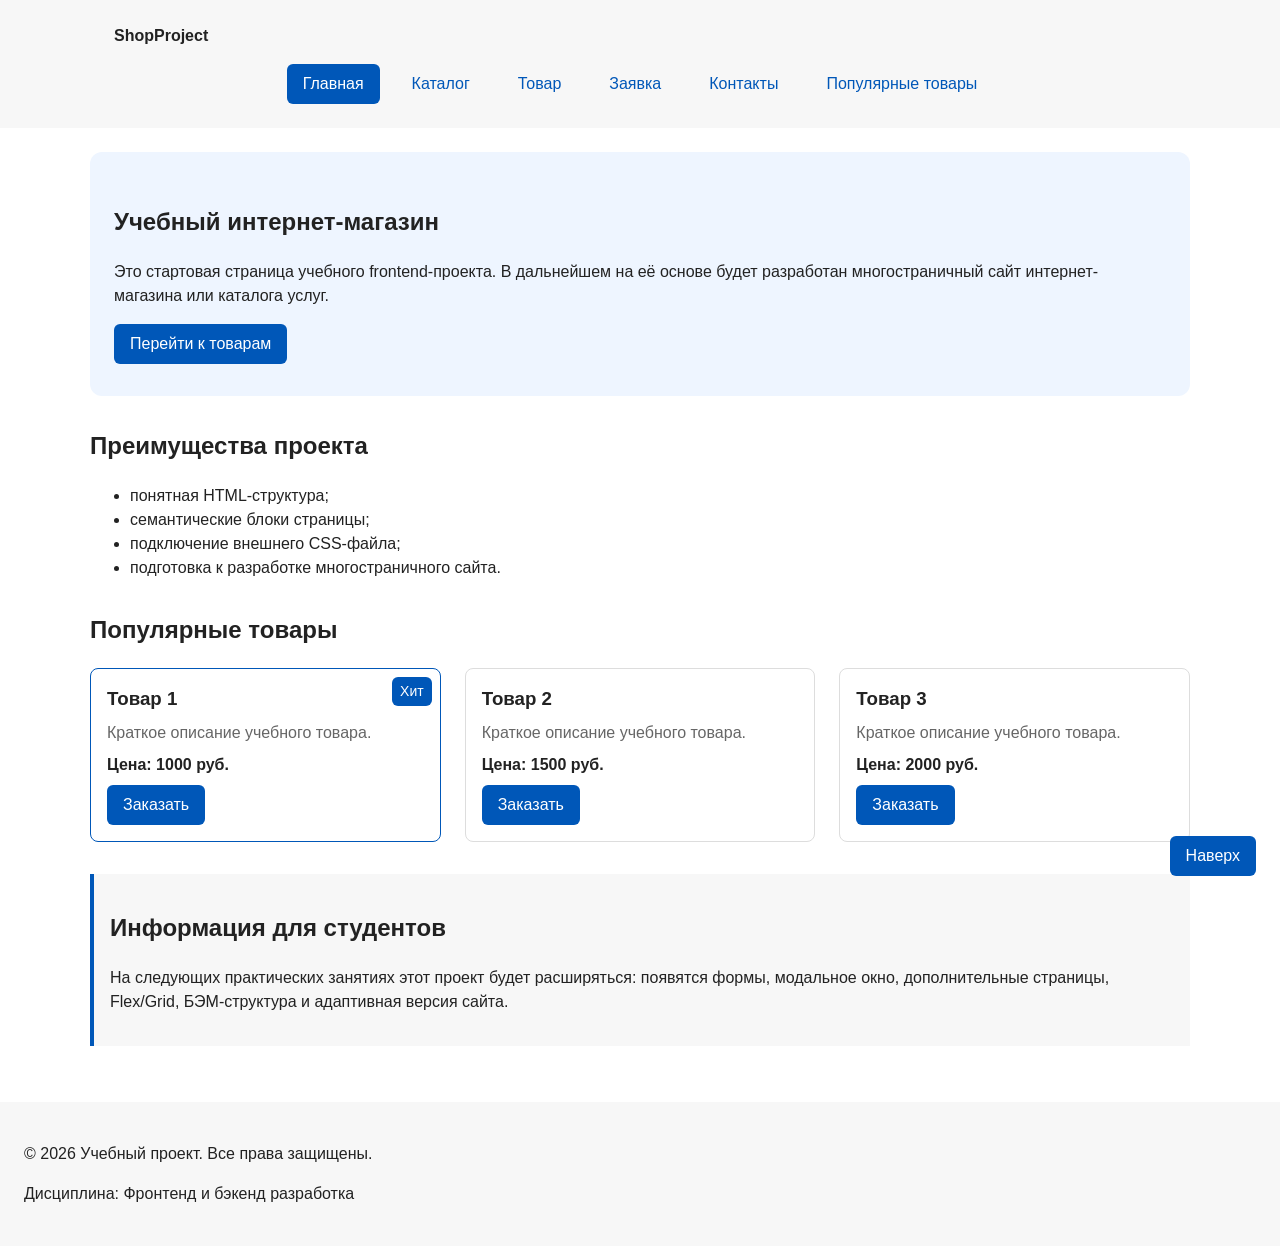
<file: index.html>
<!DOCTYPE html>
<html lang="ru">
<head>
  <meta charset="UTF-8">
  <meta name="viewport" content="width=device-width, initial-scale=1.0">
  <meta name="description" content="Главная страница учебного интернет-магазина.">
  <title>Учебный интернет-магазин</title>
  <link rel="stylesheet" href="css/style.css">
  <script src="js/main.js" defer></script>
</head>
<body>
  <header class="site-header">
    <div class="site-header__inner">
      <a class="site-header__logo" href="index.html">ShopProject</a>
      <nav class="site-nav" aria-label="Основная навигация">
        <ul class="site-nav__list">
          <li class="site-nav__item">
            <a class="site-nav__link site-nav__link--active" href="index.html">
              Главная
            </a>
          </li>
          <li class="site-nav__item">
            <a class="site-nav__link" href="catalog.html">Каталог</a>
          </li>
          <li class="site-nav__item">
            <a class="site-nav__link" href="product.html">Товар</a>
          </li>
          <li class="site-nav__item">
            <a class="site-nav__link" href="order.html">Заявка</a>
          </li>
          <li class="site-nav__item">
            <a class="site-nav__link" href="contacts.html">Контакты</a>
          </li>
          <li class="site-nav__item">
            <a class="site-nav__link" href="index.html#popular">
              Популярные товары
            </a>
          </li>
        </ul>
      </nav>
    </div>
  </header>

  <main>
    <section class="hero">
      <h1>Учебный интернет-магазин</h1>
      <p>
        Это стартовая страница учебного frontend-проекта.
        В дальнейшем на её основе будет разработан многостраничный сайт
        интернет-магазина или каталога услуг.
      </p>
      <a class="button button--primary" href="#popular">Перейти к товарам</a>
    </section>

    <section class="section" id="advantages">
      <h2>Преимущества проекта</h2>
      <ul class="advantages-list">
        <li>понятная HTML-структура;</li>
        <li>семантические блоки страницы;</li>
        <li>подключение внешнего CSS-файла;</li>
        <li>подготовка к разработке многостраничного сайта.</li>
      </ul>
    </section>

    <section class="section" id="popular">
      <h2>Популярные товары</h2>
      <div class="products-grid">
        <article class="product-card product-card--featured">
          <span class="product-card__badge">Хит</span>
          <h3 class="product-card__title">Товар 1</h3>
          <p class="product-card__description">Краткое описание учебного товара.</p>
          <p class="product-card__price">Цена: 1000 руб.</p>
          <button
            class="button button--primary product-card__button"
            type="button"
            data-product="Товар 1"
          >
            Заказать
          </button>
        </article>
        <article class="product-card">
          <h3 class="product-card__title">Товар 2</h3>
          <p class="product-card__description">Краткое описание учебного товара.</p>
          <p class="product-card__price">Цена: 1500 руб.</p>
          <button
            class="button button--primary product-card__button"
            type="button"
            data-product="Товар 2"
          >
            Заказать
          </button>
        </article>
        <article class="product-card">
          <h3 class="product-card__title">Товар 3</h3>
          <p class="product-card__description">Краткое описание учебного товара.</p>
          <p class="product-card__price">Цена: 2000 руб.</p>
          <button
            class="button button--primary product-card__button"
            type="button"
            data-product="Товар 3"
          >
            Заказать
          </button>
        </article>
      </div>
    </section>

    <aside class="aside-info">
      <h2>Информация для студентов</h2>
      <p>
        На следующих практических занятиях этот проект будет расширяться:
        появятся формы, модальное окно, дополнительные страницы, Flex/Grid,
        БЭМ-структура и адаптивная версия сайта.
      </p>
    </aside>
  </main>

  <footer class="site-footer" id="contacts">
    <p>&copy; 2026 Учебный проект. Все права защищены.</p>
    <p>Дисциплина: Фронтенд и бэкенд разработка</p>
  </footer>

  <dialog class="order-dialog" id="order-dialog" aria-labelledby="order-dialog-title">
    <h2 class="order-dialog__title" id="order-dialog-title">Оформление заявки</h2>
    <form class="order-form" id="order-form" action="#" method="post" novalidate>
      <input id="selected-product" name="selected-product" type="hidden">

      <div class="order-form__field">
        <label class="order-form__label" for="order-name">Имя</label>
        <input
          class="order-form__input"
          id="order-name"
          name="name"
          type="text"
          placeholder="Введите ваше имя"
          minlength="2"
          autocomplete="given-name"
          required
        >
      </div>

      <div class="order-form__field">
        <label class="order-form__label" for="order-email">E-mail</label>
        <input
          class="order-form__input"
          id="order-email"
          name="email"
          type="email"
          placeholder="example@mail.ru"
          autocomplete="email"
          required
        >
      </div>

      <div class="order-form__field">
        <label class="order-form__label" for="order-phone">Телефон</label>
        <input
          class="order-form__input"
          id="order-phone"
          name="phone"
          type="tel"
          inputmode="tel"
          placeholder="+7 (900) 000-00-00"
          pattern="^\+7 \(\d{3}\) \d{3}-\d{2}-\d{2}$"
          required
        >
        <small>Формат: +7 (900) 000-00-00</small>
      </div>

      <div class="order-form__field">
        <label class="order-form__label" for="order-date">Дата связи</label>
        <input
          class="order-form__input"
          id="order-date"
          name="date"
          type="date"
        >
      </div>

      <div class="order-form__field">
        <label class="order-form__label" for="order-topic">Тема заявки</label>
        <select class="order-form__select" id="order-topic" name="topic" required>
          <option value="">Выберите тему</option>
          <option value="product">Заказ товара</option>
          <option value="consultation">Консультация</option>
          <option value="delivery">Доставка</option>
        </select>
      </div>

      <div class="order-form__field">
        <label class="order-form__label" for="order-comment">Комментарий</label>
        <textarea
          class="order-form__textarea"
          id="order-comment"
          name="comment"
          rows="4"
          placeholder="Укажите дополнительную информацию"
        ></textarea>
      </div>

      <div class="order-form__field">
        <label>
          <input
            class="order-form__input"
            id="order-agreement"
            name="agreement"
            type="checkbox"
            required
          >
          Я согласен на обработку данных
        </label>
      </div>

      <div class="order-form__actions">
        <button class="button button--secondary" type="button" id="close-order-dialog">
          Закрыть
        </button>
        <button class="button button--primary" type="submit">
          Отправить заявку
        </button>
      </div>
    </form>
  </dialog>

  <p class="success-message" id="success-message" hidden>
    Форма успешно отправлена!
  </p>

  <a class="scroll-top" href="#">Наверх</a>
</body>
</html>
</file>
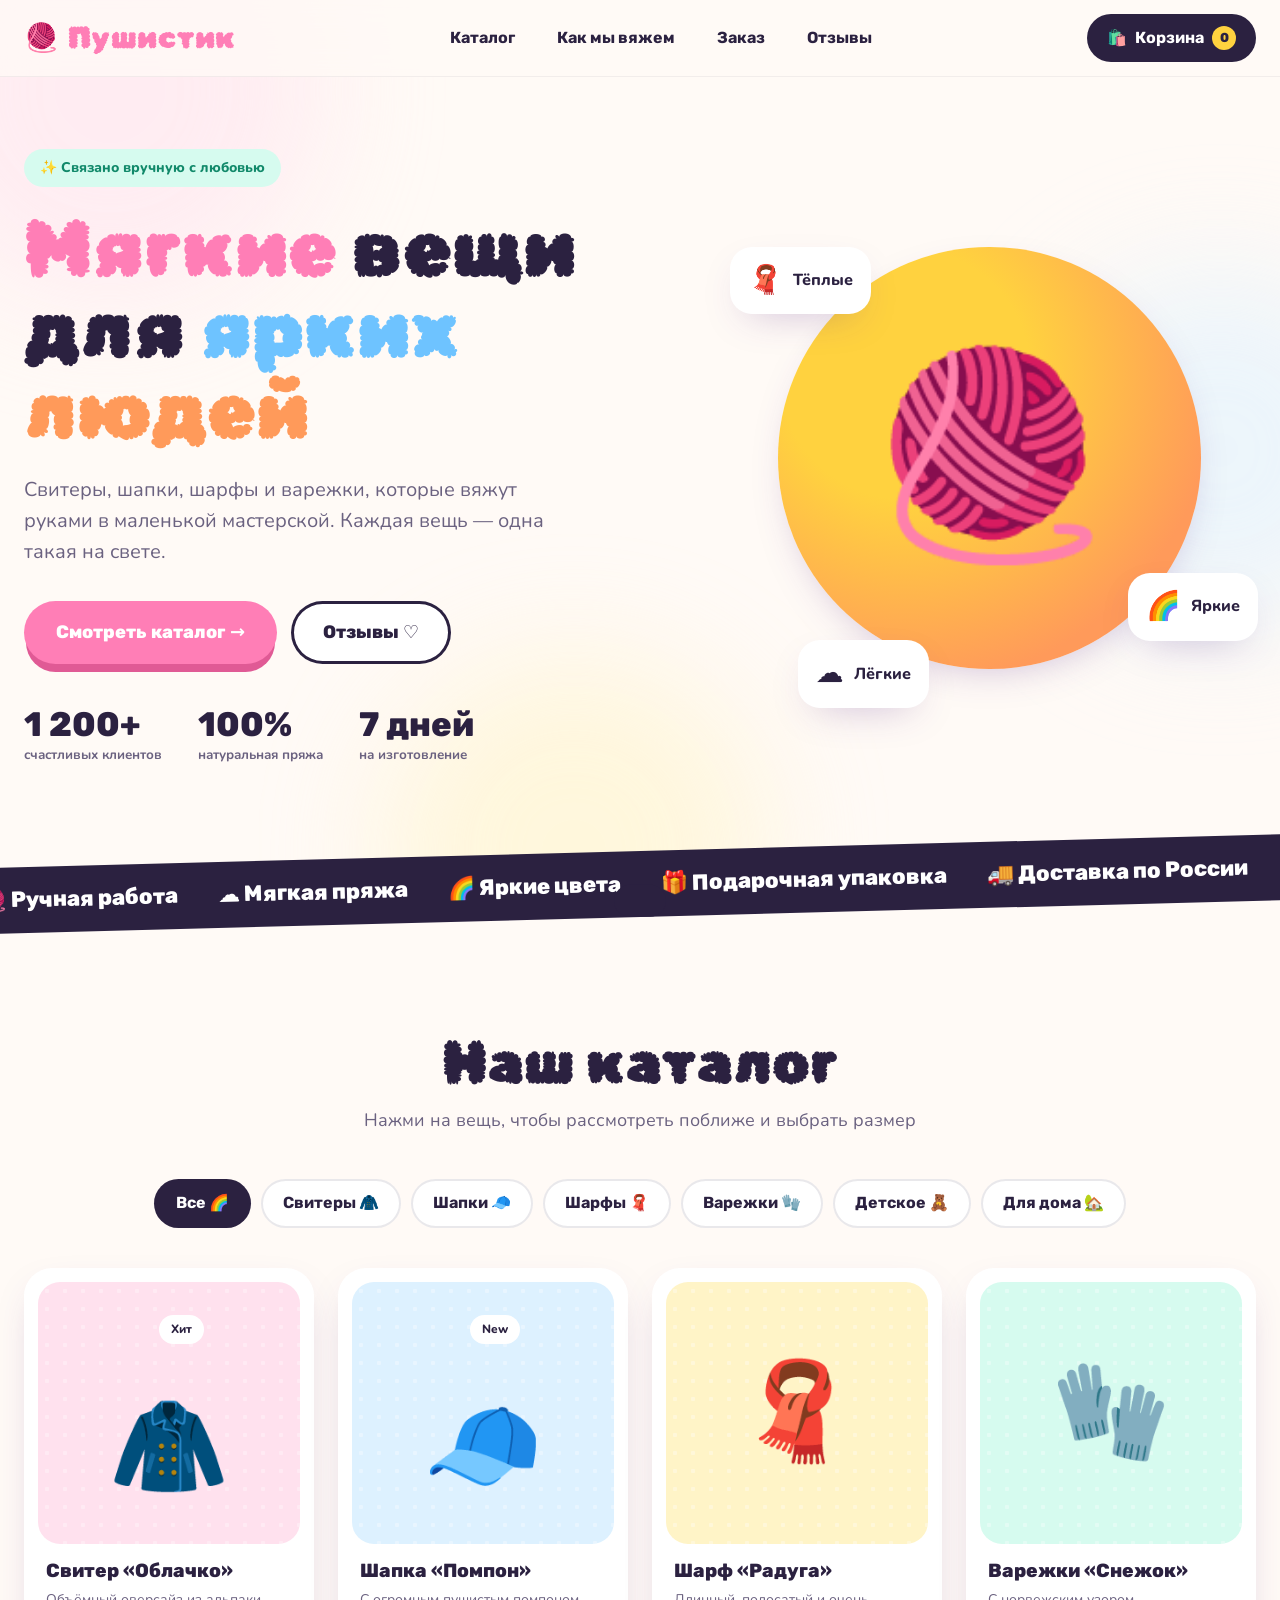
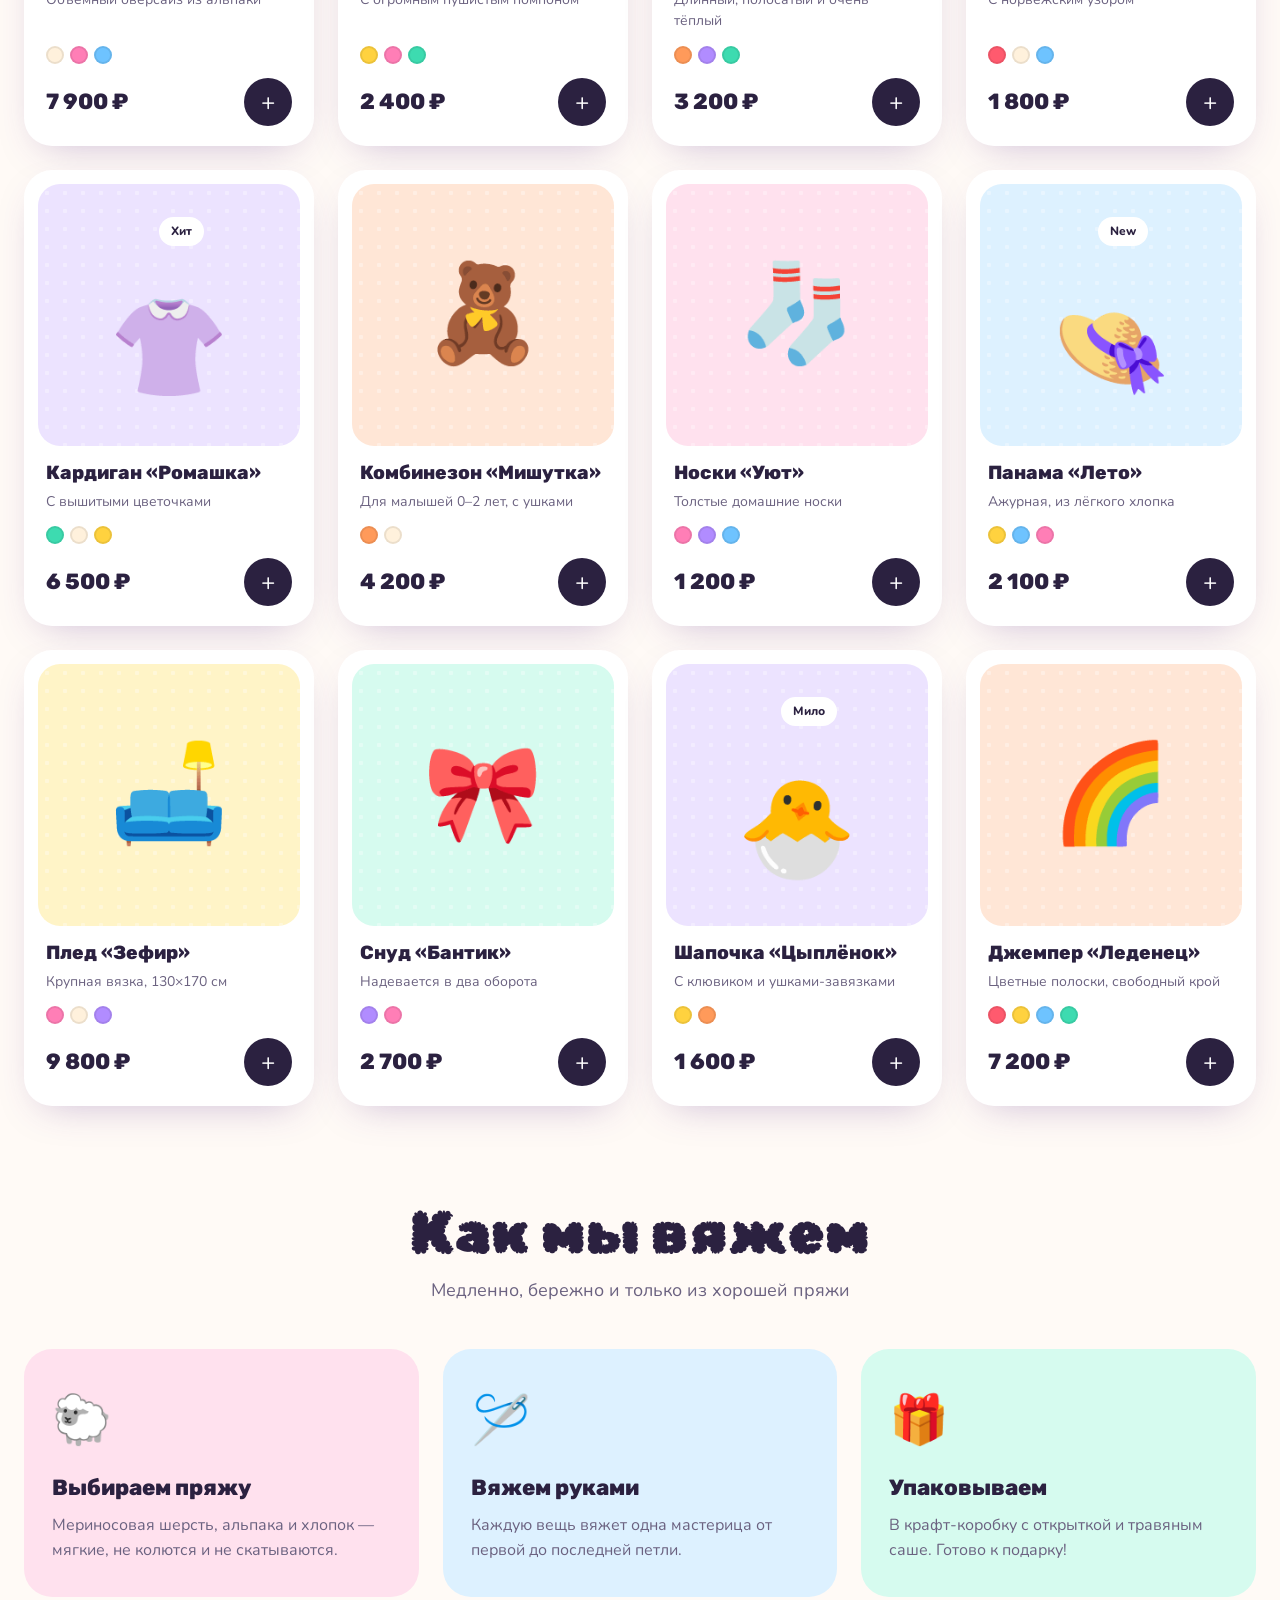
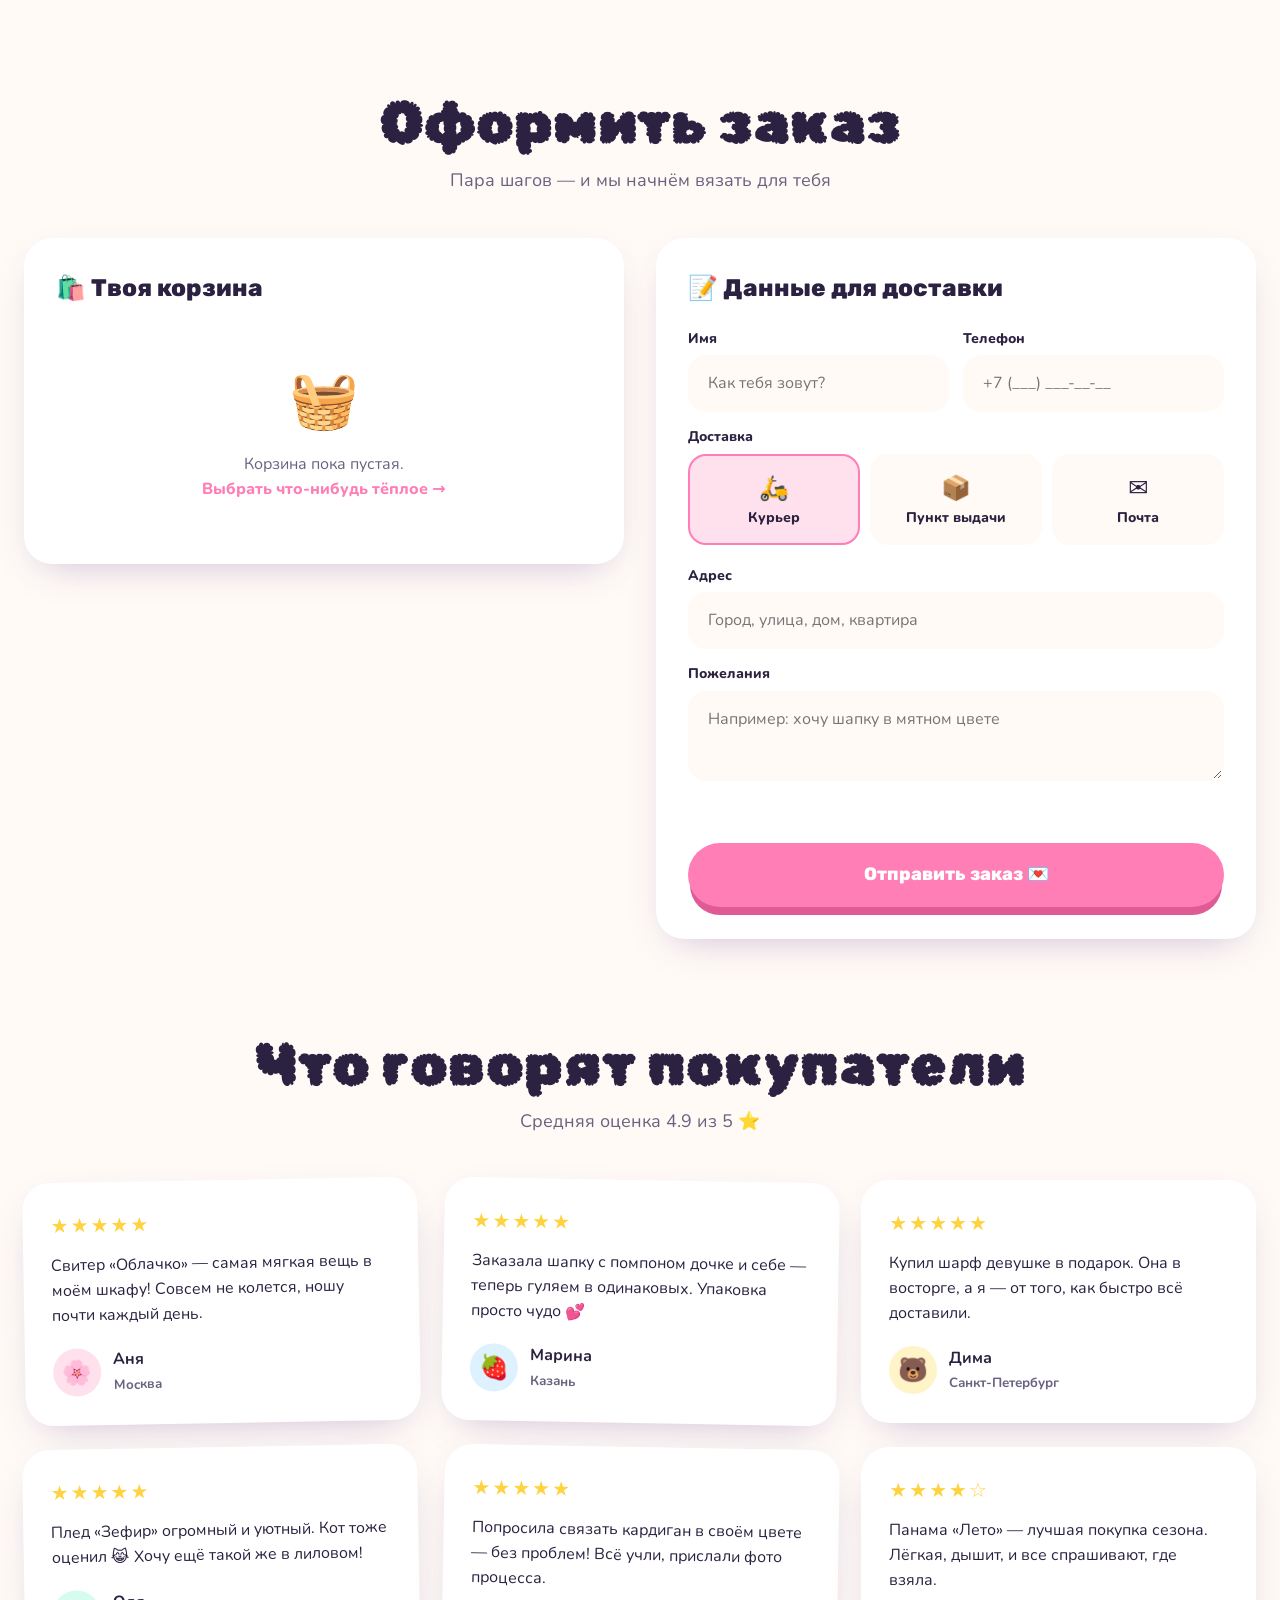
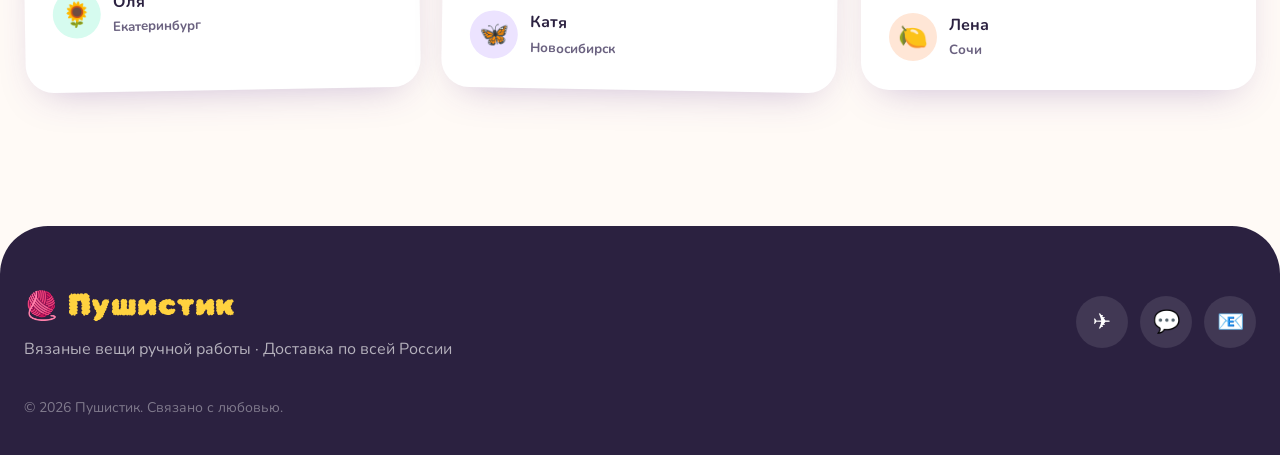
<file: knit-shop/index.html>
<!DOCTYPE html>
<html lang="ru">
<head>
  <meta charset="UTF-8">
  <meta name="viewport" content="width=device-width, initial-scale=1.0">
  <title>Пушистик — вязаные вещи ручной работы</title>
  <meta name="description" content="Вязаные свитеры, шапки, шарфы и варежки ручной работы. Яркие, мягкие, тёплые.">
  <link rel="preconnect" href="https://fonts.googleapis.com">
  <link rel="preconnect" href="https://fonts.gstatic.com" crossorigin>
  <link href="https://fonts.googleapis.com/css2?family=Rubik+Bubbles&family=Rubik:wght@500;700;800&family=Nunito:wght@400;600;700;800&display=swap" rel="stylesheet">
  <style>
    :root {
      --pink: #ff7eb6;
      --pink-soft: #ffe1ee;
      --yellow: #ffd23f;
      --yellow-soft: #fff4c7;
      --mint: #3ddbb0;
      --mint-soft: #d6fbef;
      --sky: #6ec3ff;
      --sky-soft: #ddf1ff;
      --lilac: #b18cff;
      --lilac-soft: #ece3ff;
      --orange: #ff9a5a;
      --orange-soft: #ffe6d6;
      --ink: #2b2140;
      --ink-soft: #6b6280;
      --bg: #fffaf6;
      --card: #ffffff;
      --radius: 28px;
      --shadow: 0 14px 40px -18px rgba(90, 50, 140, .35);
      --font-bubble: "Rubik Bubbles", "Rubik", system-ui, sans-serif;
      --font-head: "Rubik", system-ui, sans-serif;
      --font-body: "Nunito", system-ui, -apple-system, sans-serif;
    }

    * { box-sizing: border-box; margin: 0; padding: 0; }
    html { scroll-behavior: smooth; scroll-padding-top: 90px; }
    body {
      font-family: var(--font-body);
      color: var(--ink);
      background: var(--bg);
      line-height: 1.55;
      -webkit-font-smoothing: antialiased;
      overflow-x: hidden;
    }
    html { overflow-x: clip; }
    img { max-width: 100%; display: block; }
    button { font: inherit; cursor: pointer; border: 0; background: none; color: inherit; }
    a { color: inherit; text-decoration: none; }

    .container { width: min(1240px, 100% - 48px); margin-inline: auto; }

    /* ---------- Летающие пушистые пятна на фоне ---------- */
    .blobs { position: fixed; inset: 0; z-index: -1; pointer-events: none; overflow: hidden; }
    .blobs span {
      position: absolute; border-radius: 50%; filter: blur(60px); opacity: .55;
      animation: float 18s ease-in-out infinite alternate;
    }
    .blobs span:nth-child(1) { width: 420px; height: 420px; background: var(--pink-soft); top: -120px; left: -100px; }
    .blobs span:nth-child(2) { width: 360px; height: 360px; background: var(--sky-soft); top: 30%; right: -120px; animation-delay: -6s; }
    .blobs span:nth-child(3) { width: 380px; height: 380px; background: var(--yellow-soft); bottom: -140px; left: 30%; animation-delay: -12s; }
    @keyframes float { to { transform: translate(40px, 60px) scale(1.1); } }

    /* ---------- Шапка ---------- */
    .header {
      position: sticky; top: 0; z-index: 50;
      backdrop-filter: blur(16px); -webkit-backdrop-filter: blur(16px);
      background: rgba(255, 250, 246, .75);
      border-bottom: 1px solid rgba(43, 33, 64, .06);
    }
    .header__inner { display: flex; align-items: center; justify-content: space-between; height: 76px; gap: 16px; }
    .logo { font-family: var(--font-bubble); font-size: 30px; color: var(--pink); letter-spacing: .5px; display: flex; align-items: center; gap: 8px; }
    .logo span { font-size: 28px; }
    .nav { display: flex; gap: 6px; }
    .nav a {
      font-family: var(--font-head); font-weight: 700; font-size: 16px;
      padding: 10px 18px; border-radius: 999px; transition: background .2s, transform .2s;
    }
    .nav a:hover { background: var(--pink-soft); transform: translateY(-2px); }
    .cart-btn {
      position: relative; display: flex; align-items: center; gap: 8px;
      background: var(--ink); color: #fff; padding: 12px 20px; border-radius: 999px;
      font-family: var(--font-head); font-weight: 700; transition: transform .2s;
    }
    .cart-btn:hover { transform: scale(1.05); }
    .cart-btn__count {
      background: var(--yellow); color: var(--ink); min-width: 24px; height: 24px; padding: 0 6px;
      border-radius: 999px; display: grid; place-items: center; font-size: 13px; font-weight: 800;
    }
    .cart-btn__count.bump { animation: bump .4s; }
    @keyframes bump { 50% { transform: scale(1.5); } }

    /* ---------- Hero ---------- */
    .hero { padding: 72px 0 64px; }
    .hero__inner { display: grid; grid-template-columns: 1.1fr .9fr; align-items: center; gap: 48px; }
    .badge {
      display: inline-flex; align-items: center; gap: 8px; background: var(--mint-soft); color: #11896a;
      font-weight: 800; padding: 8px 16px; border-radius: 999px; font-size: 14px; margin-bottom: 22px;
    }
    .hero h1 {
      font-family: var(--font-bubble); font-weight: 400; font-size: clamp(44px, 6.2vw, 84px);
      line-height: 1.02; margin-bottom: 22px; color: var(--ink);
    }
    .hero h1 .c1 { color: var(--pink); }
    .hero h1 .c2 { color: var(--sky); }
    .hero h1 .c3 { color: var(--orange); }
    .hero p { font-size: 20px; color: var(--ink-soft); max-width: 520px; margin-bottom: 34px; }
    .hero__actions { display: flex; gap: 14px; flex-wrap: wrap; }
    .btn {
      display: inline-flex; align-items: center; justify-content: center; gap: 8px;
      font-family: var(--font-head); font-weight: 800; font-size: 18px;
      padding: 18px 32px; border-radius: 999px; transition: transform .2s, box-shadow .2s;
    }
    .btn--primary { background: var(--pink); color: #fff; box-shadow: 0 10px 0 -2px #e05a95; }
    .btn--primary:hover { transform: translateY(-3px); box-shadow: 0 13px 0 -2px #e05a95; }
    .btn--primary:active { transform: translateY(4px); box-shadow: 0 4px 0 -2px #e05a95; }
    .btn--ghost { background: #fff; box-shadow: inset 0 0 0 3px var(--ink); }
    .btn--ghost:hover { transform: translateY(-3px); }
    .hero__stats { display: flex; gap: 36px; margin-top: 44px; flex-wrap: wrap; }
    .hero__stats b { font-family: var(--font-head); font-size: 34px; font-weight: 800; display: block; line-height: 1; }
    .hero__stats small { color: var(--ink-soft); font-weight: 700; }

    .hero__art { position: relative; aspect-ratio: 1; max-width: 480px; justify-self: center; width: 100%; }
    .hero__circle {
      position: absolute; inset: 6%; border-radius: 50%;
      background: radial-gradient(circle at 30% 30%, var(--yellow) 0 30%, var(--orange) 75%);
      display: grid; place-items: center; font-size: clamp(120px, 16vw, 200px);
      box-shadow: var(--shadow); animation: wobble 6s ease-in-out infinite;
    }
    @keyframes wobble { 50% { transform: rotate(-6deg) scale(1.03); border-radius: 46% 54% 50% 50%; } }
    .hero__sticker {
      position: absolute; background: #fff; border-radius: 22px; padding: 12px 18px; box-shadow: var(--shadow);
      font-weight: 800; display: flex; align-items: center; gap: 10px; animation: bob 4s ease-in-out infinite;
    }
    .hero__sticker em { font-style: normal; font-size: 28px; }
    .hero__sticker--1 { top: 6%; left: -4%; }
    .hero__sticker--2 { bottom: 12%; right: -6%; animation-delay: -2s; }
    .hero__sticker--3 { bottom: -2%; left: 10%; animation-delay: -1s; }
    @keyframes bob { 50% { transform: translateY(-12px); } }

    /* ---------- Бегущая строка ---------- */
    .marquee-wrap { overflow: hidden; padding: 20px 0; }
    .marquee { background: var(--ink); color: #fff; padding: 16px 0; overflow: hidden; transform: rotate(-1.5deg); margin: 0 -20px; }
    .marquee__track { display: flex; gap: 40px; width: max-content; animation: marquee 30s linear infinite; font-family: var(--font-head); font-weight: 800; font-size: 22px; }
    .marquee__track span { white-space: nowrap; }
    @keyframes marquee { to { transform: translateX(-50%); } }

    /* ---------- Секции ---------- */
    .section { padding: 96px 0; }
    .section__head { text-align: center; margin-bottom: 44px; }
    .section__title { font-family: var(--font-bubble); font-weight: 400; font-size: clamp(36px, 4.6vw, 60px); line-height: 1.05; margin-bottom: 12px; }
    .section__sub { color: var(--ink-soft); font-size: 18px; }

    /* ---------- Фильтры ---------- */
    .filters { display: flex; justify-content: center; flex-wrap: wrap; gap: 10px; margin-bottom: 40px; }
    .chip {
      font-family: var(--font-head); font-weight: 700; font-size: 16px; padding: 12px 22px; border-radius: 999px;
      background: #fff; box-shadow: inset 0 0 0 2px rgba(43, 33, 64, .1); transition: all .2s;
    }
    .chip:hover { transform: translateY(-2px); }
    .chip.is-active { background: var(--ink); color: #fff; box-shadow: none; }

    /* ---------- Каталог ---------- */
    .catalog { display: grid; grid-template-columns: repeat(4, 1fr); gap: 24px; }
    .card {
      background: var(--card); border-radius: var(--radius); padding: 14px; box-shadow: var(--shadow);
      display: flex; flex-direction: column; transition: transform .25s, box-shadow .25s;
      animation: pop .4s both;
    }
    @keyframes pop { from { opacity: 0; transform: translateY(20px) scale(.97); } }
    .card:hover { transform: translateY(-8px) rotate(-.6deg); }
    .card__img {
      position: relative; aspect-ratio: 1; border-radius: 22px; display: grid; place-items: center;
      font-size: 96px; overflow: hidden; cursor: pointer;
    }
    .card__img::after {
      content: ""; position: absolute; inset: 0; opacity: .35;
      background-image: radial-gradient(circle, rgba(255,255,255,.9) 2px, transparent 2.5px);
      background-size: 18px 18px;
    }
    .card__img span { position: relative; z-index: 1; transition: transform .3s; }
    .card:hover .card__img span { transform: scale(1.12) rotate(6deg); }
    .card__tag {
      position: absolute; top: 12px; left: 12px; z-index: 2; background: #fff; font-size: 12px; font-weight: 800;
      padding: 5px 12px; border-radius: 999px;
    }
    .card__body { padding: 16px 8px 6px; display: flex; flex-direction: column; flex: 1; }
    .card__title { font-family: var(--font-head); font-weight: 800; font-size: 19px; line-height: 1.2; margin-bottom: 6px; }
    .card__desc { color: var(--ink-soft); font-size: 14px; margin-bottom: 14px; flex: 1; }
    .card__colors { display: flex; gap: 6px; margin-bottom: 14px; }
    .card__colors i { width: 18px; height: 18px; border-radius: 50%; box-shadow: inset 0 0 0 2px rgba(0,0,0,.08); }
    .card__foot { display: flex; align-items: center; justify-content: space-between; gap: 8px; }
    .card__price { font-family: var(--font-head); font-weight: 800; font-size: 22px; }
    .add-btn {
      background: var(--ink); color: #fff; width: 48px; height: 48px; border-radius: 50%; font-size: 24px;
      display: grid; place-items: center; transition: transform .2s, background .2s;
    }
    .add-btn:hover { transform: rotate(90deg) scale(1.08); background: var(--pink); }
    .add-btn.is-added { background: var(--mint); transform: none; }

    /* ---------- Как мы вяжем ---------- */
    .steps { display: grid; grid-template-columns: repeat(3, 1fr); gap: 24px; }
    .step { border-radius: var(--radius); padding: 34px 28px; }
    .step:nth-child(1) { background: var(--pink-soft); }
    .step:nth-child(2) { background: var(--sky-soft); }
    .step:nth-child(3) { background: var(--mint-soft); }
    .step__icon { font-size: 48px; margin-bottom: 14px; }
    .step h3 { font-family: var(--font-head); font-weight: 800; font-size: 22px; margin-bottom: 8px; }
    .step p { color: var(--ink-soft); }

    /* ---------- Заказ ---------- */
    .order { display: grid; grid-template-columns: 1fr 1fr; gap: 32px; align-items: start; }
    .panel { background: #fff; border-radius: var(--radius); padding: 32px; box-shadow: var(--shadow); }
    .panel h3 { font-family: var(--font-head); font-weight: 800; font-size: 24px; margin-bottom: 20px; }
    .summary__empty { text-align: center; padding: 30px 0; color: var(--ink-soft); }
    .summary__empty div { font-size: 56px; margin-bottom: 8px; }
    .line { display: flex; align-items: center; gap: 14px; padding: 12px 0; border-bottom: 2px dashed rgba(43,33,64,.08); }
    .line__img { width: 56px; height: 56px; border-radius: 16px; display: grid; place-items: center; font-size: 30px; flex-shrink: 0; }
    .line__info { flex: 1; min-width: 0; }
    .line__info b { display: block; font-size: 15px; line-height: 1.25; }
    .line__info small { color: var(--ink-soft); font-weight: 700; }
    .qty { display: flex; align-items: center; gap: 6px; background: var(--bg); border-radius: 999px; padding: 4px; }
    .qty button { width: 30px; height: 30px; border-radius: 50%; background: #fff; font-weight: 800; font-size: 16px; }
    .qty button:hover { background: var(--pink-soft); }
    .qty span { min-width: 18px; text-align: center; font-weight: 800; }
    .summary__total { display: flex; justify-content: space-between; align-items: baseline; margin-top: 18px; font-family: var(--font-head); }
    .summary__total span { font-weight: 700; color: var(--ink-soft); }
    .summary__total b { font-size: 30px; font-weight: 800; }
    .summary__note { margin-top: 10px; font-size: 14px; color: #11896a; font-weight: 700; }

    .form { display: grid; gap: 14px; }
    .form__row { display: grid; grid-template-columns: 1fr 1fr; gap: 14px; }
    .field label { display: block; font-weight: 800; font-size: 14px; margin-bottom: 6px; }
    .field input, .field select, .field textarea {
      width: 100%; font: inherit; font-size: 16px; padding: 14px 18px; border-radius: 18px;
      border: 2px solid transparent; background: var(--bg); color: var(--ink); transition: border .2s, background .2s;
    }
    .field textarea { resize: vertical; min-height: 90px; }
    .field input:focus, .field select:focus, .field textarea:focus { outline: none; border-color: var(--pink); background: #fff; }
    .delivery { display: grid; grid-template-columns: repeat(3, 1fr); gap: 10px; }
    .delivery > div { position: relative; }
    .delivery input { position: absolute; inset: 0; opacity: 0; width: 100%; height: 100%; pointer-events: none; }
    .delivery label {
      display: block; text-align: center; padding: 14px 8px; border-radius: 18px; background: var(--bg);
      font-weight: 800; font-size: 14px; cursor: pointer; border: 2px solid transparent; transition: all .2s;
    }
    .delivery label em { display: block; font-style: normal; font-size: 24px; }
    .delivery input:checked + label { border-color: var(--pink); background: var(--pink-soft); }
    .delivery input:focus-visible + label { outline: 3px solid var(--sky); }
    .form .btn { width: 100%; margin-top: 6px; }
    .form__error { color: #e0375a; font-weight: 700; font-size: 14px; min-height: 20px; }

    /* ---------- Отзывы ---------- */
    .reviews { display: grid; grid-template-columns: repeat(3, 1fr); gap: 24px; }
    .review { background: #fff; border-radius: var(--radius); padding: 28px; box-shadow: var(--shadow); position: relative; }
    .review:nth-child(3n+1) { transform: rotate(-1deg); }
    .review:nth-child(3n+2) { transform: rotate(1deg); }
    .review__stars { color: var(--yellow); font-size: 20px; letter-spacing: 2px; margin-bottom: 12px; }
    .review p { margin-bottom: 20px; }
    .review__author { display: flex; align-items: center; gap: 12px; }
    .review__avatar { width: 48px; height: 48px; border-radius: 50%; display: grid; place-items: center; font-size: 24px; }
    .review__author b { display: block; }
    .review__author small { color: var(--ink-soft); font-weight: 700; }

    /* ---------- Подвал ---------- */
    .footer { background: var(--ink); color: #fff; padding: 56px 0 36px; margin-top: 40px; border-radius: 48px 48px 0 0; }
    .footer__inner { display: flex; justify-content: space-between; gap: 32px; flex-wrap: wrap; align-items: center; }
    .footer .logo { color: var(--yellow); }
    .footer p { color: rgba(255,255,255,.65); margin-top: 8px; }
    .socials { display: flex; gap: 12px; }
    .socials a {
      width: 52px; height: 52px; border-radius: 50%; background: rgba(255,255,255,.1);
      display: grid; place-items: center; font-size: 22px; transition: background .2s, transform .2s;
    }
    .socials a:hover { background: var(--pink); transform: translateY(-3px); }
    .footer__copy { margin-top: 36px; color: rgba(255,255,255,.4); font-size: 14px; }

    /* ---------- Модалка товара ---------- */
    .modal {
      position: fixed; inset: 0; z-index: 100; background: rgba(43,33,64,.45); backdrop-filter: blur(6px);
      display: none; align-items: center; justify-content: center; padding: 20px;
    }
    .modal.is-open { display: flex; animation: fade .2s; }
    @keyframes fade { from { opacity: 0; } }
    .modal__box {
      background: #fff; border-radius: 36px; width: min(820px, 100%); max-height: 92vh; overflow: auto;
      display: grid; grid-template-columns: 1fr 1fr; position: relative; animation: pop .3s;
    }
    .modal__img { display: grid; place-items: center; font-size: 160px; min-height: 340px; }
    .modal__content { padding: 36px 32px; }
    .modal__content h3 { font-family: var(--font-head); font-weight: 800; font-size: 28px; line-height: 1.15; margin-bottom: 10px; }
    .modal__content p { color: var(--ink-soft); margin-bottom: 18px; }
    .modal__content ul { list-style: none; margin-bottom: 20px; display: grid; gap: 6px; font-weight: 700; }
    .sizes { display: flex; gap: 8px; flex-wrap: wrap; margin-bottom: 24px; }
    .sizes button { padding: 10px 16px; border-radius: 14px; background: var(--bg); font-weight: 800; border: 2px solid transparent; }
    .sizes button.is-active { border-color: var(--pink); background: var(--pink-soft); }
    .modal__close {
      position: absolute; top: 14px; right: 14px; width: 44px; height: 44px; border-radius: 50%; background: #fff;
      font-size: 22px; box-shadow: var(--shadow); z-index: 2;
    }

    /* ---------- Тост ---------- */
    .toast {
      position: fixed; left: 50%; bottom: 28px; transform: translate(-50%, 140%); z-index: 120;
      background: var(--ink); color: #fff; padding: 16px 26px; border-radius: 999px; font-weight: 800;
      box-shadow: var(--shadow); transition: transform .35s cubic-bezier(.2,1.4,.4,1); white-space: nowrap;
    }
    .toast.is-show { transform: translate(-50%, 0); }

    /* ---------- Успех ---------- */
    .success { text-align: center; padding: 20px 0; }
    .success div { font-size: 80px; animation: bob 2s ease-in-out infinite; }
    .success h3 { font-family: var(--font-bubble); font-weight: 400; font-size: 36px; color: var(--pink); margin: 10px 0; }

    /* ---------- Мобильная кнопка меню ---------- */
    .burger { display: none; width: 48px; height: 48px; border-radius: 50%; background: var(--pink-soft); font-size: 22px; }

    /* =========== Адаптив =========== */
    /* MacBook 14" (≈1512px) — основная раскладка выше. Ноутбуки поменьше: */
    @media (max-width: 1100px) {
      .catalog { grid-template-columns: repeat(3, 1fr); }
    }
    @media (max-width: 900px) {
      .hero__inner { grid-template-columns: 1fr; text-align: center; }
      .hero p { margin-inline: auto; }
      .hero__actions, .hero__stats { justify-content: center; }
      .hero__art { max-width: 360px; order: -1; }
      .catalog { grid-template-columns: repeat(2, 1fr); }
      .steps, .reviews { grid-template-columns: 1fr; }
      .review:nth-child(n) { transform: none; }
      .order { grid-template-columns: 1fr; }
      .modal__box { grid-template-columns: 1fr; }
      .modal__img { min-height: 220px; font-size: 120px; }
    }
    @media (max-width: 760px) {
      .burger { display: grid; place-items: center; }
      .nav {
        position: absolute; top: 76px; left: 12px; right: 12px; flex-direction: column; background: #fff;
        border-radius: 24px; padding: 12px; box-shadow: var(--shadow); display: none;
      }
      .nav.is-open { display: flex; }
      .nav a { padding: 14px 18px; font-size: 18px; }
      .cart-btn__label { display: none; }
    }
    @media (max-width: 560px) {
      .container { width: calc(100% - 32px); }
      .header__inner { height: 68px; }
      .nav { top: 68px; }
      .logo { font-size: 24px; }
      .hero { padding: 24px 0 40px; }
      .hero__inner { gap: 24px; }
      .hero__art { max-width: 230px; }
      .hero__circle { font-size: 100px; }
      .hero p { font-size: 17px; }
      .btn { width: 100%; padding: 16px 24px; }
      .hero__stats { gap: 22px; }
      .hero__stats b { font-size: 26px; }
      .hero__sticker { font-size: 13px; padding: 8px 12px; }
      .hero__sticker em { font-size: 20px; }
      .hero__sticker--1 { left: 0; }
      .hero__sticker--2 { right: 0; }
      .section { padding: 64px 0; }
      .filters { flex-wrap: nowrap; overflow-x: auto; justify-content: flex-start; padding-bottom: 6px; margin-inline: -16px; padding-inline: 16px; scrollbar-width: none; }
      .filters::-webkit-scrollbar { display: none; }
      .chip { flex-shrink: 0; }
      .catalog { gap: 12px; }
      .card { padding: 8px; border-radius: 22px; }
      .card__img { font-size: 64px; border-radius: 16px; }
      .card__body { padding: 10px 4px 4px; }
      .card__title { font-size: 15px; }
      .card__desc { display: none; }
      .card__colors i { width: 14px; height: 14px; }
      .card__price { font-size: 17px; }
      .add-btn { width: 40px; height: 40px; font-size: 20px; }
      .panel { padding: 22px; }
      .form__row { grid-template-columns: 1fr; }
      .marquee__track { font-size: 17px; }
      .modal { padding: 0; align-items: flex-end; }
      .modal__box { border-radius: 32px 32px 0 0; max-height: 90vh; }
      .modal__content { padding: 24px 20px 28px; }
    }

    @media (prefers-reduced-motion: reduce) {
      *, *::before, *::after { animation: none !important; transition: none !important; }
      html { scroll-behavior: auto; }
    }
  </style>
</head>
<body>
  <div class="blobs" aria-hidden="true"><span></span><span></span><span></span></div>

  <!-- Шапка -->
  <header class="header">
    <div class="container header__inner">
      <a href="#top" class="logo"><span>🧶</span>Пушистик</a>
      <nav class="nav" id="nav">
        <a href="#catalog">Каталог</a>
        <a href="#how">Как мы вяжем</a>
        <a href="#order">Заказ</a>
        <a href="#reviews">Отзывы</a>
      </nav>
      <div style="display:flex;gap:10px;align-items:center">
        <a href="#order" class="cart-btn" aria-label="Корзина">
          🛍️ <span class="cart-btn__label">Корзина</span>
          <span class="cart-btn__count" id="cartCount">0</span>
        </a>
        <button class="burger" id="burger" aria-label="Меню">☰</button>
      </div>
    </div>
  </header>

  <main id="top">
    <!-- Hero -->
    <section class="hero">
      <div class="container hero__inner">
        <div>
          <div class="badge">✨ Связано вручную с любовью</div>
          <h1><span class="c1">Мягкие</span> вещи<br>для <span class="c2">ярких</span><br><span class="c3">людей</span></h1>
          <p>Свитеры, шапки, шарфы и варежки, которые вяжут руками в маленькой мастерской. Каждая вещь — одна такая на свете.</p>
          <div class="hero__actions">
            <a href="#catalog" class="btn btn--primary">Смотреть каталог →</a>
            <a href="#reviews" class="btn btn--ghost">Отзывы ♡</a>
          </div>
          <div class="hero__stats">
            <div><b>1 200+</b><small>счастливых клиентов</small></div>
            <div><b>100%</b><small>натуральная пряжа</small></div>
            <div><b>7 дней</b><small>на изготовление</small></div>
          </div>
        </div>
        <div class="hero__art" aria-hidden="true">
          <div class="hero__circle">🧶</div>
          <div class="hero__sticker hero__sticker--1"><em>🧣</em>Тёплые</div>
          <div class="hero__sticker hero__sticker--2"><em>🌈</em>Яркие</div>
          <div class="hero__sticker hero__sticker--3"><em>☁️</em>Лёгкие</div>
        </div>
      </div>
    </section>

    <div class="marquee-wrap" aria-hidden="true"><div class="marquee">
      <div class="marquee__track" id="marquee"></div>
    </div></div>

    <!-- Каталог -->
    <section class="section" id="catalog">
      <div class="container">
        <div class="section__head">
          <h2 class="section__title">Наш каталог</h2>
          <p class="section__sub">Нажми на вещь, чтобы рассмотреть поближе и выбрать размер</p>
        </div>
        <div class="filters" id="filters"></div>
        <div class="catalog" id="catalogGrid"></div>
      </div>
    </section>

    <!-- Как мы вяжем -->
    <section class="section" id="how" style="padding-top:0">
      <div class="container">
        <div class="section__head">
          <h2 class="section__title">Как мы вяжем</h2>
          <p class="section__sub">Медленно, бережно и только из хорошей пряжи</p>
        </div>
        <div class="steps">
          <div class="step"><div class="step__icon">🐑</div><h3>Выбираем пряжу</h3><p>Мериносовая шерсть, альпака и хлопок — мягкие, не колются и не скатываются.</p></div>
          <div class="step"><div class="step__icon">🪡</div><h3>Вяжем руками</h3><p>Каждую вещь вяжет одна мастерица от первой до последней петли.</p></div>
          <div class="step"><div class="step__icon">🎁</div><h3>Упаковываем</h3><p>В крафт-коробку с открыткой и травяным саше. Готово к подарку!</p></div>
        </div>
      </div>
    </section>

    <!-- Заказ -->
    <section class="section" id="order" style="padding-top:0">
      <div class="container">
        <div class="section__head">
          <h2 class="section__title">Оформить заказ</h2>
          <p class="section__sub">Пара шагов — и мы начнём вязать для тебя</p>
        </div>
        <div class="order">
          <div class="panel">
            <h3>🛍️ Твоя корзина</h3>
            <div id="summary"></div>
          </div>
          <div class="panel" id="formPanel">
            <h3>📝 Данные для доставки</h3>
            <form class="form" id="orderForm" novalidate>
              <div class="form__row">
                <div class="field"><label for="name">Имя</label><input id="name" name="name" placeholder="Как тебя зовут?" autocomplete="name"></div>
                <div class="field"><label for="phone">Телефон</label><input id="phone" name="phone" type="tel" placeholder="+7 (___) ___-__-__" autocomplete="tel"></div>
              </div>
              <div class="field">
                <label>Доставка</label>
                <div class="delivery">
                  <div><input type="radio" name="delivery" id="d1" value="Курьер" checked><label for="d1"><em>🛵</em>Курьер</label></div>
                  <div><input type="radio" name="delivery" id="d2" value="Пункт выдачи"><label for="d2"><em>📦</em>Пункт выдачи</label></div>
                  <div><input type="radio" name="delivery" id="d3" value="Почта"><label for="d3"><em>✉️</em>Почта</label></div>
                </div>
              </div>
              <div class="field"><label for="address">Адрес</label><input id="address" name="address" placeholder="Город, улица, дом, квартира" autocomplete="street-address"></div>
              <div class="field"><label for="comment">Пожелания</label><textarea id="comment" name="comment" placeholder="Например: хочу шапку в мятном цвете"></textarea></div>
              <div class="form__error" id="formError"></div>
              <button type="submit" class="btn btn--primary">Отправить заказ 💌</button>
            </form>
          </div>
        </div>
      </div>
    </section>

    <!-- Отзывы -->
    <section class="section" id="reviews" style="padding-top:0">
      <div class="container">
        <div class="section__head">
          <h2 class="section__title">Что говорят покупатели</h2>
          <p class="section__sub">Средняя оценка 4.9 из 5 ⭐</p>
        </div>
        <div class="reviews" id="reviewsGrid"></div>
      </div>
    </section>
  </main>

  <footer class="footer">
    <div class="container">
      <div class="footer__inner">
        <div>
          <a href="#top" class="logo"><span>🧶</span>Пушистик</a>
          <p>Вязаные вещи ручной работы · Доставка по всей России</p>
        </div>
        <div class="socials">
          <a href="#" aria-label="Telegram">✈️</a>
          <a href="#" aria-label="VK">💬</a>
          <a href="#" aria-label="Почта">📧</a>
        </div>
      </div>
      <div class="footer__copy">© 2026 Пушистик. Связано с любовью.</div>
    </div>
  </footer>

  <!-- Модалка товара -->
  <div class="modal" id="modal" role="dialog" aria-modal="true">
    <div class="modal__box">
      <button class="modal__close" id="modalClose" aria-label="Закрыть">✕</button>
      <div class="modal__img" id="modalImg"></div>
      <div class="modal__content" id="modalContent"></div>
    </div>
  </div>

  <div class="toast" id="toast"></div>

  <script>
    // ---------- Данные ----------
    const COLORS = {
      pink: "#ff7eb6", yellow: "#ffd23f", mint: "#3ddbb0", sky: "#6ec3ff",
      lilac: "#b18cff", orange: "#ff9a5a", cream: "#fff1dc", red: "#ff5a6e"
    };
    const BG = ["#ffe1ee", "#ddf1ff", "#fff4c7", "#d6fbef", "#ece3ff", "#ffe6d6"];

    const CATEGORIES = [
      { id: "all", label: "Все 🌈" },
      { id: "sweater", label: "Свитеры 🧥" },
      { id: "hat", label: "Шапки 🧢" },
      { id: "scarf", label: "Шарфы 🧣" },
      { id: "mittens", label: "Варежки 🧤" },
      { id: "kids", label: "Детское 🧸" },
      { id: "home", label: "Для дома 🏡" }
    ];

    const PRODUCTS = [
      { id: 1, cat: "sweater", emoji: "🧥", title: "Свитер «Облачко»", desc: "Объёмный оверсайз из альпаки", price: 7900, tag: "Хит", colors: ["cream", "pink", "sky"], yarn: "Альпака 70%, меринос 30%" },
      { id: 2, cat: "hat", emoji: "🧢", title: "Шапка «Помпон»", desc: "С огромным пушистым помпоном", price: 2400, tag: "New", colors: ["yellow", "pink", "mint"], yarn: "Меринос 100%" },
      { id: 3, cat: "scarf", emoji: "🧣", title: "Шарф «Радуга»", desc: "Длинный, полосатый и очень тёплый", price: 3200, colors: ["orange", "lilac", "mint"], yarn: "Меринос 80%, кашемир 20%" },
      { id: 4, cat: "mittens", emoji: "🧤", title: "Варежки «Снежок»", desc: "С норвежским узором", price: 1800, colors: ["red", "cream", "sky"], yarn: "Шерсть 100%" },
      { id: 5, cat: "sweater", emoji: "👚", title: "Кардиган «Ромашка»", desc: "С вышитыми цветочками", price: 6500, tag: "Хит", colors: ["mint", "cream", "yellow"], yarn: "Хлопок 60%, меринос 40%" },
      { id: 6, cat: "kids", emoji: "🧸", title: "Комбинезон «Мишутка»", desc: "Для малышей 0–2 лет, с ушками", price: 4200, colors: ["orange", "cream"], yarn: "Детский меринос 100%" },
      { id: 7, cat: "home", emoji: "🧦", title: "Носки «Уют»", desc: "Толстые домашние носки", price: 1200, colors: ["pink", "lilac", "sky"], yarn: "Шерсть 70%, полиамид 30%" },
      { id: 8, cat: "hat", emoji: "👒", title: "Панама «Лето»", desc: "Ажурная, из лёгкого хлопка", price: 2100, tag: "New", colors: ["yellow", "sky", "pink"], yarn: "Хлопок 100%" },
      { id: 9, cat: "home", emoji: "🛋️", title: "Плед «Зефир»", desc: "Крупная вязка, 130×170 см", price: 9800, colors: ["pink", "cream", "lilac"], yarn: "Шенилл 100%" },
      { id: 10, cat: "scarf", emoji: "🎀", title: "Снуд «Бантик»", desc: "Надевается в два оборота", price: 2700, colors: ["lilac", "pink"], yarn: "Альпака 50%, меринос 50%" },
      { id: 11, cat: "kids", emoji: "🐣", title: "Шапочка «Цыплёнок»", desc: "С клювиком и ушками-завязками", price: 1600, tag: "Мило", colors: ["yellow", "orange"], yarn: "Детский хлопок 100%" },
      { id: 12, cat: "sweater", emoji: "🌈", title: "Джемпер «Леденец»", desc: "Цветные полоски, свободный крой", price: 7200, colors: ["red", "yellow", "sky", "mint"], yarn: "Меринос 100%" }
    ];

    const REVIEWS = [
      { name: "Аня", city: "Москва", emoji: "🌸", text: "Свитер «Облачко» — самая мягкая вещь в моём шкафу! Совсем не колется, ношу почти каждый день.", stars: 5 },
      { name: "Марина", city: "Казань", emoji: "🍓", text: "Заказала шапку с помпоном дочке и себе — теперь гуляем в одинаковых. Упаковка просто чудо 💕", stars: 5 },
      { name: "Дима", city: "Санкт-Петербург", emoji: "🐻", text: "Купил шарф девушке в подарок. Она в восторге, а я — от того, как быстро всё доставили.", stars: 5 },
      { name: "Оля", city: "Екатеринбург", emoji: "🌻", text: "Плед «Зефир» огромный и уютный. Кот тоже оценил 😹 Хочу ещё такой же в лиловом!", stars: 5 },
      { name: "Катя", city: "Новосибирск", emoji: "🦋", text: "Попросила связать кардиган в своём цвете — без проблем! Всё учли, прислали фото процесса.", stars: 5 },
      { name: "Лена", city: "Сочи", emoji: "🍋", text: "Панама «Лето» — лучшая покупка сезона. Лёгкая, дышит, и все спрашивают, где взяла.", stars: 4 }
    ];

    // ---------- Состояние ----------
    let cart = {};
    try { cart = JSON.parse(localStorage.getItem("knit-cart")) || {}; } catch (e) {}
    let activeCat = "all";

    const $ = (s) => document.querySelector(s);
    const rub = (n) => n.toLocaleString("ru-RU") + " ₽";
    const bgOf = (p) => BG[(p.id - 1) % BG.length];

    function saveCart() { try { localStorage.setItem("knit-cart", JSON.stringify(cart)); } catch (e) {} }

    // ---------- Бегущая строка ----------
    const words = ["🧶 Ручная работа", "☁️ Мягкая пряжа", "🌈 Яркие цвета", "🎁 Подарочная упаковка", "🚚 Доставка по России", "💛 Вяжем на заказ"];
    $("#marquee").innerHTML = [...words, ...words, ...words, ...words].map(w => `<span>${w}</span>`).join("");

    // ---------- Фильтры ----------
    function renderFilters() {
      $("#filters").innerHTML = CATEGORIES.map(c =>
        `<button class="chip ${c.id === activeCat ? "is-active" : ""}" data-cat="${c.id}">${c.label}</button>`
      ).join("");
    }
    $("#filters").addEventListener("click", (e) => {
      const b = e.target.closest(".chip"); if (!b) return;
      activeCat = b.dataset.cat; renderFilters(); renderCatalog();
    });

    // ---------- Каталог ----------
    function renderCatalog() {
      const list = PRODUCTS.filter(p => activeCat === "all" || p.cat === activeCat);
      $("#catalogGrid").innerHTML = list.map((p, i) => `
        <article class="card" style="animation-delay:${i * 40}ms">
          <div class="card__img" style="background:${bgOf(p)}" data-open="${p.id}">
            ${p.tag ? `<span class="card__tag">${p.tag}</span>` : ""}
            <span>${p.emoji}</span>
          </div>
          <div class="card__body">
            <h3 class="card__title">${p.title}</h3>
            <p class="card__desc">${p.desc}</p>
            <div class="card__colors">${p.colors.map(c => `<i style="background:${COLORS[c]}"></i>`).join("")}</div>
            <div class="card__foot">
              <span class="card__price">${rub(p.price)}</span>
              <button class="add-btn ${cart[p.id] ? "is-added" : ""}" data-add="${p.id}" aria-label="В корзину">${cart[p.id] ? "✓" : "+"}</button>
            </div>
          </div>
        </article>`).join("");
    }
    $("#catalogGrid").addEventListener("click", (e) => {
      const add = e.target.closest("[data-add]");
      if (add) { addToCart(+add.dataset.add); return; }
      const open = e.target.closest("[data-open]");
      if (open) openModal(+open.dataset.open);
    });

    // ---------- Корзина ----------
    function addToCart(id, size) {
      cart[id] = (cart[id] || 0) + 1;
      saveCart(); renderAll();
      const p = PRODUCTS.find(x => x.id === id);
      toast(`${p.emoji} «${p.title.replace(/.*«|».*/g, "")}» в корзине!`);
      const c = $("#cartCount"); c.classList.remove("bump"); void c.offsetWidth; c.classList.add("bump");
    }
    function changeQty(id, d) {
      cart[id] = (cart[id] || 0) + d;
      if (cart[id] <= 0) delete cart[id];
      saveCart(); renderAll();
    }
    function renderSummary() {
      const ids = Object.keys(cart);
      const count = ids.reduce((s, id) => s + cart[id], 0);
      $("#cartCount").textContent = count;
      if (!ids.length) {
        $("#summary").innerHTML = `<div class="summary__empty"><div>🧺</div>Корзина пока пустая.<br><a href="#catalog" style="color:var(--pink);font-weight:800">Выбрать что-нибудь тёплое →</a></div>`;
        return;
      }
      let total = 0;
      const lines = ids.map(id => {
        const p = PRODUCTS.find(x => x.id === +id);
        total += p.price * cart[id];
        return `<div class="line">
          <div class="line__img" style="background:${bgOf(p)}">${p.emoji}</div>
          <div class="line__info"><b>${p.title}</b><small>${rub(p.price)}</small></div>
          <div class="qty"><button data-q="${id}" data-d="-1" aria-label="Меньше">−</button><span>${cart[id]}</span><button data-q="${id}" data-d="1" aria-label="Больше">+</button></div>
        </div>`;
      }).join("");
      const free = total >= 5000;
      $("#summary").innerHTML = lines + `
        <div class="summary__total"><span>Итого</span><b>${rub(total)}</b></div>
        <div class="summary__note">${free ? "🎉 Доставка бесплатно!" : `Ещё ${rub(5000 - total)} до бесплатной доставки`}</div>`;
    }
    $("#summary").addEventListener("click", (e) => {
      const b = e.target.closest("[data-q]"); if (b) changeQty(+b.dataset.q, +b.dataset.d);
    });

    // ---------- Модалка ----------
    function openModal(id) {
      const p = PRODUCTS.find(x => x.id === id);
      const sizes = p.cat === "kids" ? ["0–6 мес", "6–12 мес", "1–2 года"] : ["home", "scarf"].includes(p.cat) ? ["Один размер"] : ["XS", "S", "M", "L", "XL"];
      $("#modalImg").style.background = bgOf(p);
      $("#modalImg").textContent = p.emoji;
      $("#modalContent").innerHTML = `
        <h3>${p.title}</h3>
        <p>${p.desc}. Связано вручную, поэтому каждая вещь немного уникальна.</p>
        <ul><li>🧶 ${p.yarn}</li><li>⏳ Изготовление 5–7 дней</li><li>🧼 Деликатная стирка при 30°</li></ul>
        <div class="sizes">${sizes.map((s, i) => `<button class="${i === Math.min(2, sizes.length - 1) ? "is-active" : ""}">${s}</button>`).join("")}</div>
        <div class="card__foot" style="gap:16px">
          <span class="card__price" style="font-size:30px">${rub(p.price)}</span>
          <button class="btn btn--primary" id="modalAdd" style="flex:1">В корзину</button>
        </div>`;
      $("#modalContent .sizes").addEventListener("click", (e) => {
        if (e.target.tagName !== "BUTTON") return;
        e.currentTarget.querySelectorAll("button").forEach(b => b.classList.remove("is-active"));
        e.target.classList.add("is-active");
      });
      $("#modalAdd").onclick = () => { addToCart(p.id); closeModal(); };
      $("#modal").classList.add("is-open");
      document.body.style.overflow = "hidden";
    }
    function closeModal() { $("#modal").classList.remove("is-open"); document.body.style.overflow = ""; }
    $("#modalClose").onclick = closeModal;
    $("#modal").addEventListener("click", (e) => { if (e.target.id === "modal") closeModal(); });
    document.addEventListener("keydown", (e) => { if (e.key === "Escape") closeModal(); });

    // ---------- Форма ----------
    $("#orderForm").addEventListener("submit", (e) => {
      e.preventDefault();
      const f = e.target;
      const err = $("#formError");
      if (!Object.keys(cart).length) { err.textContent = "Добавь хотя бы одну вещь в корзину 🧺"; return; }
      if (f.name.value.trim().length < 2) { err.textContent = "Напиши, пожалуйста, своё имя"; f.name.focus(); return; }
      if (f.phone.value.replace(/\D/g, "").length < 10) { err.textContent = "Проверь номер телефона"; f.phone.focus(); return; }
      if (f.address.value.trim().length < 5) { err.textContent = "Укажи адрес доставки"; f.address.focus(); return; }
      err.textContent = "";
      const name = f.name.value.trim();
      cart = {}; saveCart(); renderAll();
      $("#formPanel").innerHTML = `<div class="success"><div>💌</div><h3>Спасибо, ${name.replace(/[<>&"]/g, "")}!</h3><p>Заказ принят. Мы позвоним в течение часа, чтобы всё уточнить.</p><br><a href="#catalog" class="btn btn--ghost">Вернуться в каталог</a></div>`;
    });

    // ---------- Отзывы ----------
    $("#reviewsGrid").innerHTML = REVIEWS.map((r, i) => `
      <article class="review">
        <div class="review__stars">${"★".repeat(r.stars)}${"☆".repeat(5 - r.stars)}</div>
        <p>${r.text}</p>
        <div class="review__author">
          <div class="review__avatar" style="background:${BG[i % BG.length]}">${r.emoji}</div>
          <div><b>${r.name}</b><small>${r.city}</small></div>
        </div>
      </article>`).join("");

    // ---------- Мобильное меню ----------
    $("#burger").onclick = () => $("#nav").classList.toggle("is-open");
    $("#nav").addEventListener("click", (e) => { if (e.target.tagName === "A") $("#nav").classList.remove("is-open"); });

    // ---------- Тост ----------
    let tt;
    function toast(msg) {
      const t = $("#toast"); t.textContent = msg; t.classList.add("is-show");
      clearTimeout(tt); tt = setTimeout(() => t.classList.remove("is-show"), 2000);
    }

    function renderAll() { renderCatalog(); renderSummary(); }
    renderFilters(); renderAll();
  </script>
</body>
</html>
</file>
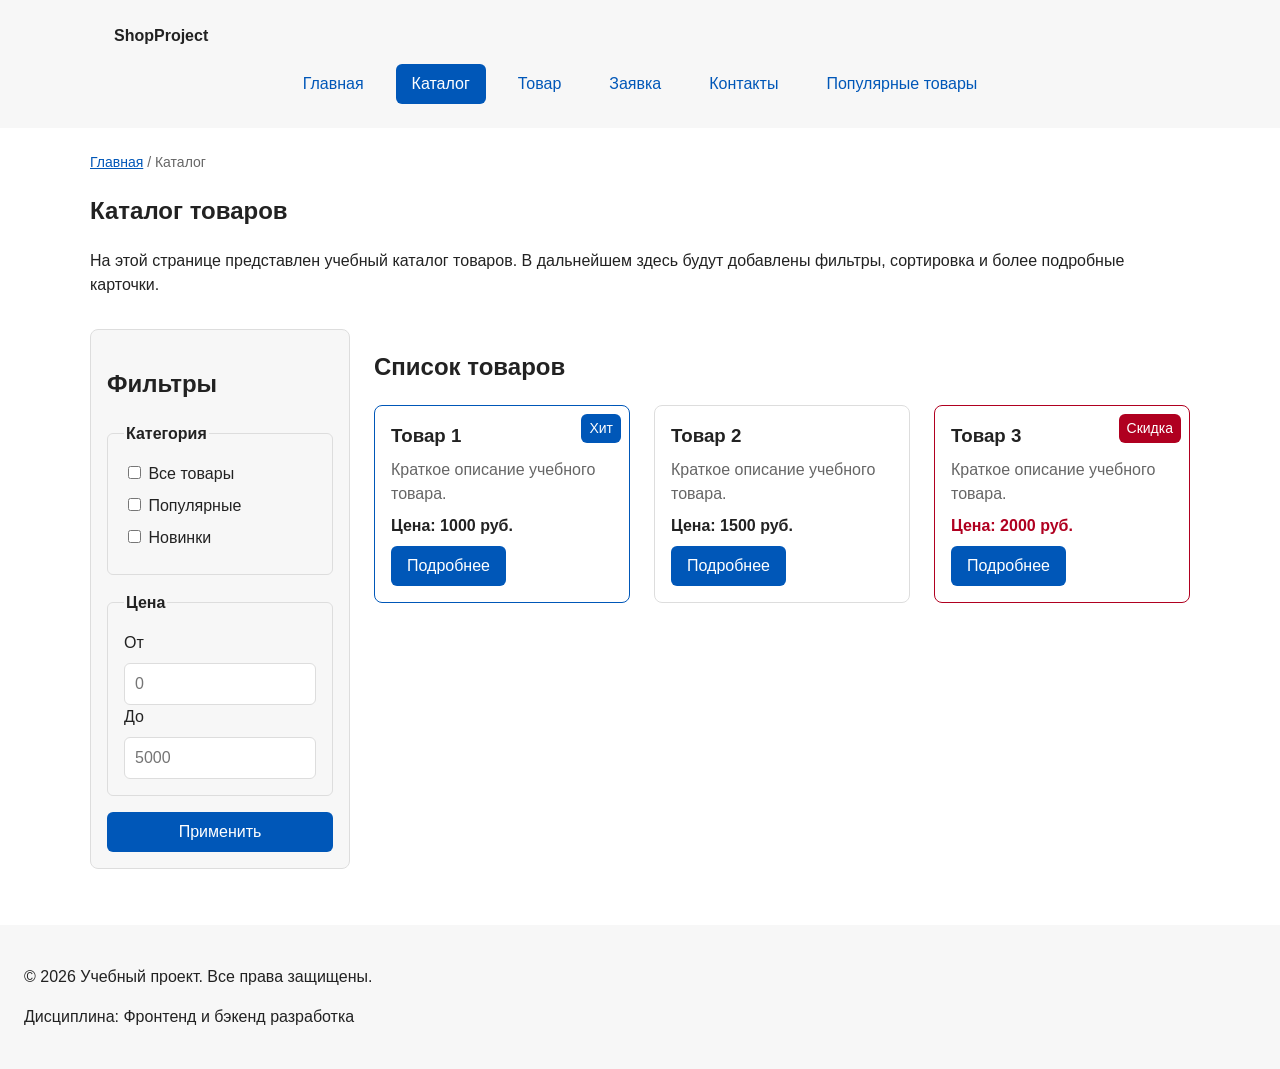
<file: catalog.html>
<!DOCTYPE html>
<html lang="ru">
<head>
  <meta charset="UTF-8">
  <meta name="viewport" content="width=device-width, initial-scale=1.0">
  <meta name="description" content="Каталог товаров учебного интернет-магазина.">
  <title>Каталог товаров — Учебный интернет-магазин</title>
  <link rel="stylesheet" href="css/style.css">
</head>
<body>
  <header class="site-header">
    <div class="site-header__inner">
      <a class="site-header__logo" href="index.html">ShopProject</a>
      <nav class="site-nav" aria-label="Основная навигация">
        <ul class="site-nav__list">
          <li class="site-nav__item">
            <a class="site-nav__link" href="index.html">Главная</a>
          </li>
          <li class="site-nav__item">
            <a class="site-nav__link site-nav__link--active" href="catalog.html">
              Каталог
            </a>
          </li>
          <li class="site-nav__item">
            <a class="site-nav__link" href="product.html">Товар</a>
          </li>
          <li class="site-nav__item">
            <a class="site-nav__link" href="order.html">Заявка</a>
          </li>
          <li class="site-nav__item">
            <a class="site-nav__link" href="contacts.html">Контакты</a>
          </li>
          <li class="site-nav__item">
            <a class="site-nav__link" href="index.html#popular">
              Популярные товары
            </a>
          </li>
        </ul>
      </nav>
    </div>
  </header>

  <main>
    <nav class="breadcrumbs" aria-label="Хлебные крошки">
      <a class="breadcrumbs__link" href="index.html">Главная</a>
      <span class="breadcrumbs__current">Каталог</span>
    </nav>

    <section class="section">
      <h1>Каталог товаров</h1>
      <p>
        На этой странице представлен учебный каталог товаров.
        В дальнейшем здесь будут добавлены фильтры, сортировка и более
        подробные карточки.
      </p>
    </section>

    <section class="catalog-layout">
      <aside class="catalog-filters">
        <h2>Фильтры</h2>
        <form class="filters-form" action="#" method="get">
          <fieldset>
            <legend>Категория</legend>
            <label>
              <input type="checkbox" name="category" value="all">
              Все товары
            </label>
            <label>
              <input type="checkbox" name="category" value="popular">
              Популярные
            </label>
            <label>
              <input type="checkbox" name="category" value="new">
              Новинки
            </label>
          </fieldset>

          <fieldset>
            <legend>Цена</legend>
            <label for="price-from">От</label>
            <input id="price-from" name="price-from" type="number" min="0" placeholder="0">
            <label for="price-to">До</label>
            <input id="price-to" name="price-to" type="number" min="0" placeholder="5000">
          </fieldset>

          <button class="button button--primary" type="submit">Применить</button>
        </form>
      </aside>

      <section class="catalog-products">
        <h2>Список товаров</h2>
        <div class="products-grid">
          <article class="product-card product-card--featured">
            <span class="product-card__badge">Хит</span>
            <h3 class="product-card__title">Товар 1</h3>
            <p class="product-card__description">Краткое описание учебного товара.</p>
            <p class="product-card__price">Цена: 1000 руб.</p>
            <a class="button button--primary product-card__button" href="product.html">Подробнее</a>
          </article>
          <article class="product-card">
            <h3 class="product-card__title">Товар 2</h3>
            <p class="product-card__description">Краткое описание учебного товара.</p>
            <p class="product-card__price">Цена: 1500 руб.</p>
            <a class="button button--primary product-card__button" href="product.html">Подробнее</a>
          </article>
          <article class="product-card product-card--discount">
            <span class="product-card__badge">Скидка</span>
            <h3 class="product-card__title">Товар 3</h3>
            <p class="product-card__description">Краткое описание учебного товара.</p>
            <p class="product-card__price">Цена: 2000 руб.</p>
            <a class="button button--primary product-card__button" href="product.html">Подробнее</a>
          </article>
        </div>
      </section>
    </section>
  </main>

  <footer class="site-footer">
    <p>&copy; 2026 Учебный проект. Все права защищены.</p>
    <p>Дисциплина: Фронтенд и бэкенд разработка</p>
  </footer>
</body>
</html>
</file>
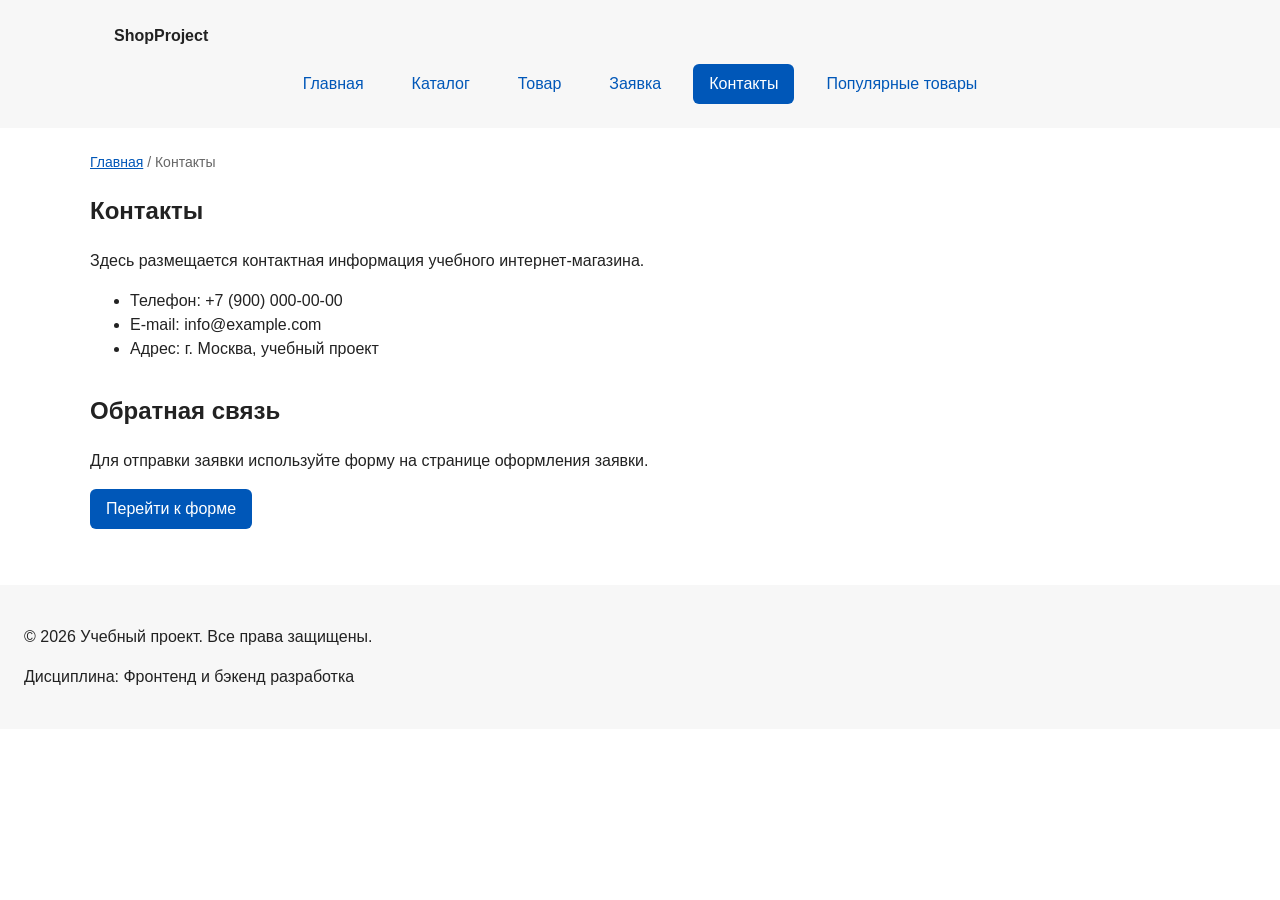
<file: contacts.html>
<!DOCTYPE html>
<html lang="ru">
<head>
  <meta charset="UTF-8">
  <meta name="viewport" content="width=device-width, initial-scale=1.0">
  <meta name="description" content="Контактная информация учебного интернет-магазина.">
  <title>Контакты — Учебный интернет-магазин</title>
  <link rel="stylesheet" href="css/style.css">
</head>
<body>
  <header class="site-header">
    <div class="site-header__inner">
      <a class="site-header__logo" href="index.html">ShopProject</a>
      <nav class="site-nav" aria-label="Основная навигация">
        <ul class="site-nav__list">
          <li class="site-nav__item">
            <a class="site-nav__link" href="index.html">Главная</a>
          </li>
          <li class="site-nav__item">
            <a class="site-nav__link" href="catalog.html">Каталог</a>
          </li>
          <li class="site-nav__item">
            <a class="site-nav__link" href="product.html">Товар</a>
          </li>
          <li class="site-nav__item">
            <a class="site-nav__link" href="order.html">Заявка</a>
          </li>
          <li class="site-nav__item">
            <a class="site-nav__link site-nav__link--active" href="contacts.html">
              Контакты
            </a>
          </li>
          <li class="site-nav__item">
            <a class="site-nav__link" href="index.html#popular">
              Популярные товары
            </a>
          </li>
        </ul>
      </nav>
    </div>
  </header>

  <main>
    <nav class="breadcrumbs" aria-label="Хлебные крошки">
      <a class="breadcrumbs__link" href="index.html">Главная</a>
      <span class="breadcrumbs__current">Контакты</span>
    </nav>

    <section class="section">
      <h1>Контакты</h1>
      <p>
        Здесь размещается контактная информация учебного интернет-магазина.
      </p>
      <ul>
        <li>Телефон: +7 (900) 000-00-00</li>
        <li>E-mail: info@example.com</li>
        <li>Адрес: г. Москва, учебный проект</li>
      </ul>
    </section>

    <section class="section" id="feedback">
      <h2>Обратная связь</h2>
      <p>
        Для отправки заявки используйте форму на странице оформления заявки.
      </p>
      <a class="button button--primary" href="order.html">Перейти к форме</a>
    </section>
  </main>

  <footer class="site-footer">
    <p>&copy; 2026 Учебный проект. Все права защищены.</p>
    <p>Дисциплина: Фронтенд и бэкенд разработка</p>
  </footer>
</body>
</html>
</file>
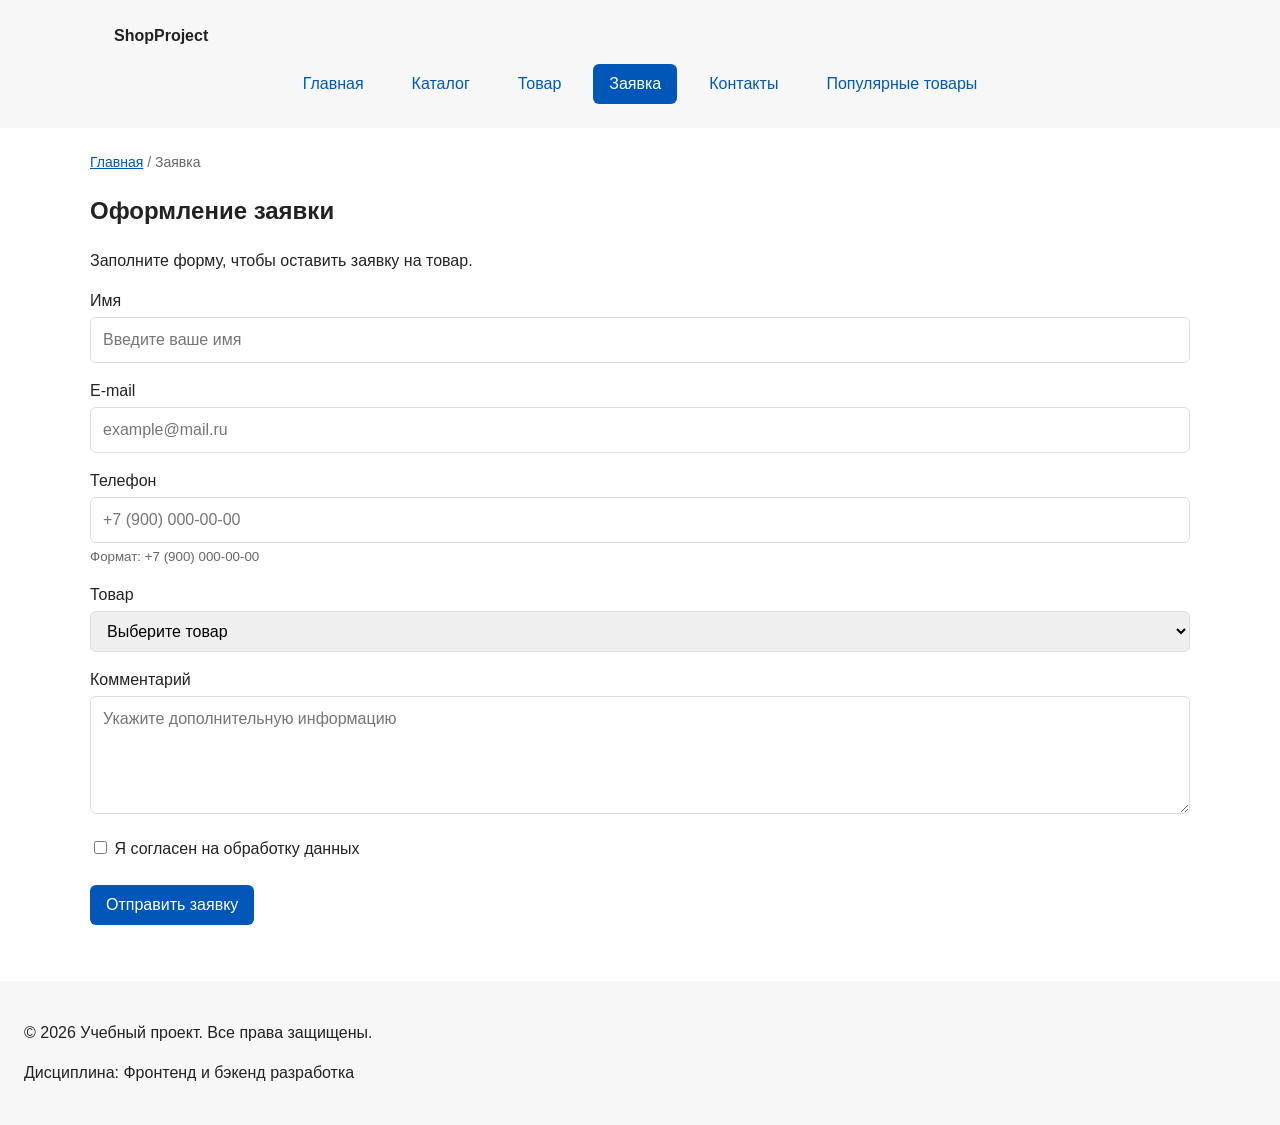
<file: order.html>
<!DOCTYPE html>
<html lang="ru">
<head>
  <meta charset="UTF-8">
  <meta name="viewport" content="width=device-width, initial-scale=1.0">
  <meta name="description" content="Оформление заявки на товар учебного интернет-магазина.">
  <title>Оформление заявки — Учебный интернет-магазин</title>
  <link rel="stylesheet" href="css/style.css">
</head>
<body>
  <header class="site-header">
    <div class="site-header__inner">
      <a class="site-header__logo" href="index.html">ShopProject</a>
      <nav class="site-nav" aria-label="Основная навигация">
        <ul class="site-nav__list">
          <li class="site-nav__item">
            <a class="site-nav__link" href="index.html">Главная</a>
          </li>
          <li class="site-nav__item">
            <a class="site-nav__link" href="catalog.html">Каталог</a>
          </li>
          <li class="site-nav__item">
            <a class="site-nav__link" href="product.html">Товар</a>
          </li>
          <li class="site-nav__item">
            <a class="site-nav__link site-nav__link--active" href="order.html">
              Заявка
            </a>
          </li>
          <li class="site-nav__item">
            <a class="site-nav__link" href="contacts.html">Контакты</a>
          </li>
          <li class="site-nav__item">
            <a class="site-nav__link" href="index.html#popular">
              Популярные товары
            </a>
          </li>
        </ul>
      </nav>
    </div>
  </header>

  <main>
    <nav class="breadcrumbs" aria-label="Хлебные крошки">
      <a class="breadcrumbs__link" href="index.html">Главная</a>
      <span class="breadcrumbs__current">Заявка</span>
    </nav>

    <section class="section">
      <h1>Оформление заявки</h1>
      <p>Заполните форму, чтобы оставить заявку на товар.</p>

      <form class="order-form" action="#" method="post">
        <div class="order-form__field">
          <label class="order-form__label" for="order-name">Имя</label>
          <input
            class="order-form__input"
            id="order-name"
            name="name"
            type="text"
            placeholder="Введите ваше имя"
            minlength="2"
            autocomplete="given-name"
            required
          >
        </div>

        <div class="order-form__field">
          <label class="order-form__label" for="order-email">E-mail</label>
          <input
            class="order-form__input"
            id="order-email"
            name="email"
            type="email"
            placeholder="example@mail.ru"
            autocomplete="email"
            required
          >
        </div>

        <div class="order-form__field">
          <label class="order-form__label" for="order-phone">Телефон</label>
          <input
            class="order-form__input"
            id="order-phone"
            name="phone"
            type="tel"
            inputmode="tel"
            placeholder="+7 (900) 000-00-00"
            pattern="^\+7 \(\d{3}\) \d{3}-\d{2}-\d{2}$"
            required
          >
          <small>Формат: +7 (900) 000-00-00</small>
        </div>

        <div class="order-form__field">
          <label class="order-form__label" for="order-product">Товар</label>
          <select class="order-form__select" id="order-product" name="product" required>
            <option value="">Выберите товар</option>
            <option value="product-1">Товар 1</option>
            <option value="product-2">Товар 2</option>
            <option value="product-3">Товар 3</option>
          </select>
        </div>

        <div class="order-form__field">
          <label class="order-form__label" for="order-comment">Комментарий</label>
          <textarea
            class="order-form__textarea"
            id="order-comment"
            name="comment"
            rows="4"
            placeholder="Укажите дополнительную информацию"
          ></textarea>
        </div>

        <div class="order-form__field">
          <label>
            <input
              class="order-form__input"
              id="order-agreement"
              name="agreement"
              type="checkbox"
              required
            >
            Я согласен на обработку данных
          </label>
        </div>

        <div class="order-form__actions">
          <button class="button button--primary" type="submit">
            Отправить заявку
          </button>
        </div>
      </form>
    </section>
  </main>

  <footer class="site-footer">
    <p>&copy; 2026 Учебный проект. Все права защищены.</p>
    <p>Дисциплина: Фронтенд и бэкенд разработка</p>
  </footer>
</body>
</html>
</file>
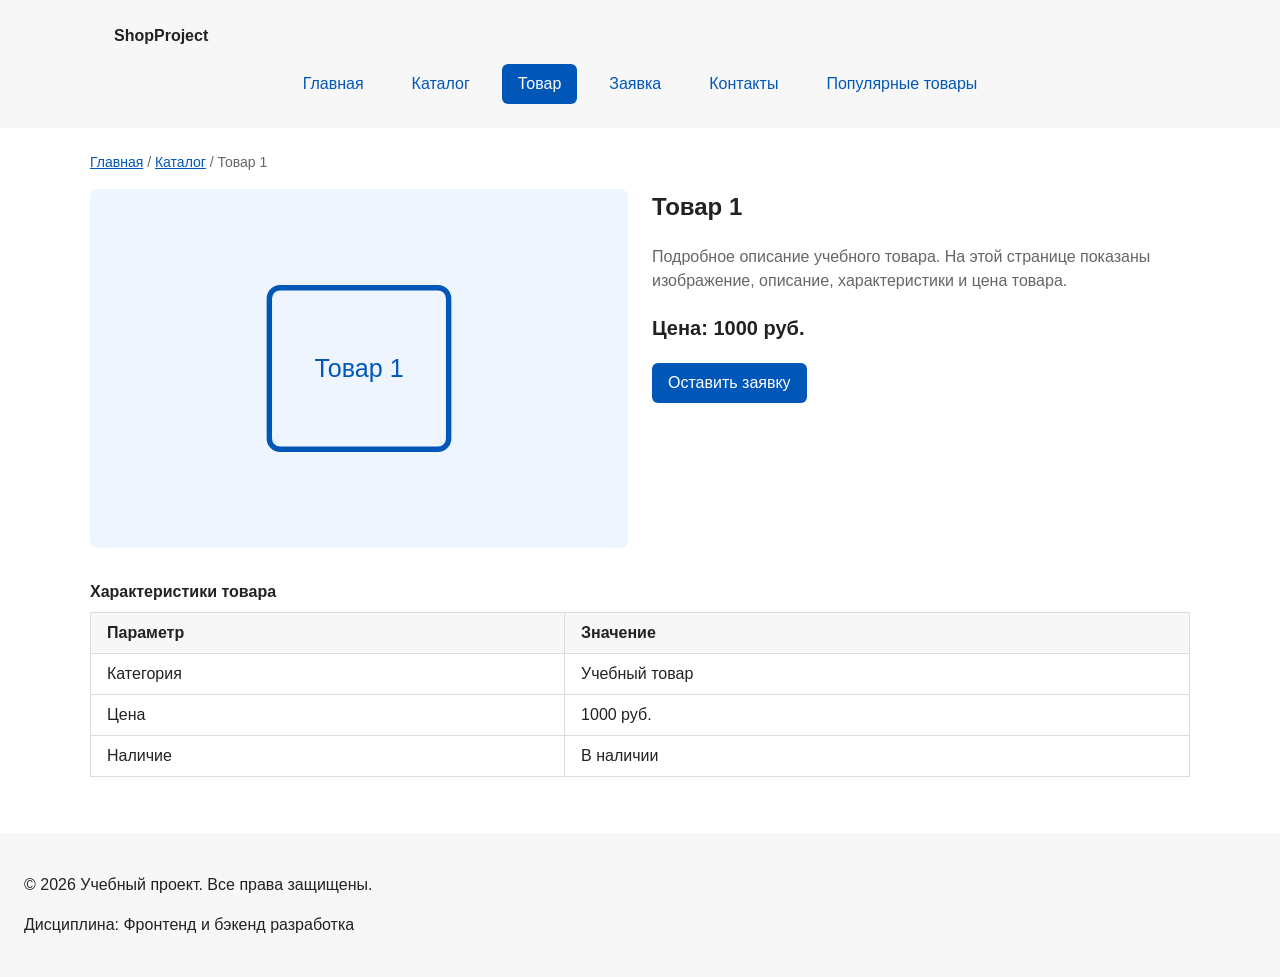
<file: product.html>
<!DOCTYPE html>
<html lang="ru">
<head>
  <meta charset="UTF-8">
  <meta name="viewport" content="width=device-width, initial-scale=1.0">
  <meta name="description" content="Карточка товара учебного интернет-магазина: описание, характеристики и цена.">
  <title>Товар 1 — Учебный интернет-магазин</title>
  <link rel="stylesheet" href="css/style.css">
</head>
<body>
  <header class="site-header">
    <div class="site-header__inner">
      <a class="site-header__logo" href="index.html">ShopProject</a>
      <nav class="site-nav" aria-label="Основная навигация">
        <ul class="site-nav__list">
          <li class="site-nav__item">
            <a class="site-nav__link" href="index.html">Главная</a>
          </li>
          <li class="site-nav__item">
            <a class="site-nav__link" href="catalog.html">Каталог</a>
          </li>
          <li class="site-nav__item">
            <a class="site-nav__link site-nav__link--active" href="product.html">
              Товар
            </a>
          </li>
          <li class="site-nav__item">
            <a class="site-nav__link" href="order.html">Заявка</a>
          </li>
          <li class="site-nav__item">
            <a class="site-nav__link" href="contacts.html">Контакты</a>
          </li>
          <li class="site-nav__item">
            <a class="site-nav__link" href="index.html#popular">
              Популярные товары
            </a>
          </li>
        </ul>
      </nav>
    </div>
  </header>

  <main>
    <nav class="breadcrumbs" aria-label="Хлебные крошки">
      <a class="breadcrumbs__link" href="index.html">Главная</a>
      <span class="breadcrumbs__separator"> / </span>
      <a class="breadcrumbs__link" href="catalog.html">Каталог</a>
      <span class="breadcrumbs__current">Товар 1</span>
    </nav>

    <article class="product">
      <img
        class="product__image"
        src="images/product.svg"
        alt="Изображение учебного товара «Товар 1»"
        width="600"
        height="400"
      >

      <div class="product__info">
        <h1 class="product__title">Товар 1</h1>
        <p class="product__description">
          Подробное описание учебного товара. На этой странице показаны
          изображение, описание, характеристики и цена товара.
        </p>
        <p class="product__price">Цена: 1000 руб.</p>
        <a class="button button--primary" href="order.html">Оставить заявку</a>
      </div>
    </article>

    <section class="section">
      <table class="product-table">
        <caption>Характеристики товара</caption>
        <thead>
          <tr>
            <th>Параметр</th>
            <th>Значение</th>
          </tr>
        </thead>
        <tbody>
          <tr>
            <td>Категория</td>
            <td>Учебный товар</td>
          </tr>
          <tr>
            <td>Цена</td>
            <td>1000 руб.</td>
          </tr>
          <tr>
            <td>Наличие</td>
            <td>В наличии</td>
          </tr>
        </tbody>
      </table>
    </section>
  </main>

  <footer class="site-footer">
    <p>&copy; 2026 Учебный проект. Все права защищены.</p>
    <p>Дисциплина: Фронтенд и бэкенд разработка</p>
  </footer>
</body>
</html>
</file>
<file: css/style.css>
html {
  scroll-behavior: smooth;
}


/* ===============================
   1. Переменные проекта
   =============================== */

:root {
  /* Основные цвета проекта */
  --color-bg: #ffffff;
  --color-text: #222222;
  --color-muted: #666666;
  --color-primary: #0057b8;
  --color-primary-dark: #003f86;
  --color-border: #dddddd;
  --color-surface: #f7f7f7;
  --color-surface-accent: #eef5ff;
  --color-danger: #b00020;
  --color-success: #168a2f;
  --color-success-bg: #eefaf0;
  --color-white: #ffffff;

  /* Отступы */
  --space-xs: 4px;
  --space-sm: 8px;
  --space-md: 16px;
  --space-lg: 24px;
  --space-xl: 32px;

  /* Скругления */
  --radius-sm: 6px;
  --radius-md: 8px;
  --radius-lg: 12px;

  /* Размеры */
  --container-width: 1100px;
}


/* ===============================
   2. Базовые стили
   =============================== */

* {
  box-sizing: border-box;
}

body {
  margin: 0;
  font-family: Arial, sans-serif;
  line-height: 1.5;
  color: var(--color-text);
  background-color: var(--color-bg);
}

main {
  padding: var(--space-lg);
}

.site-footer {
  padding: var(--space-lg);
  background-color: var(--color-surface);
}


/* ===============================
   3. Общие элементы интерфейса
   =============================== */

a {
  color: var(--color-primary);
}

a:hover {
  color: var(--color-primary-dark);
}

a:focus-visible {
  outline: 2px solid var(--color-primary);
  outline-offset: 3px;
}

:target {
  outline: 2px dashed var(--color-primary);
  outline-offset: 4px;
}


/* ===============================
   4. Шапка и навигация (этап 4)
   =============================== */

.site-header {
  background-color: var(--color-surface);
}

.site-header__inner {
  max-width: var(--container-width);
  margin: 0 auto;
  padding: var(--space-lg);
}

.site-header__logo {
  font-weight: 700;
  color: var(--color-text);
  text-decoration: none;
}

.site-nav__list {
  display: flex;
  flex-wrap: wrap;
  justify-content: center;
  align-items: center;
  gap: var(--space-md);
  padding: 0;
  margin: var(--space-md) 0 0;
  list-style: none;
}

.site-nav__link {
  display: inline-block;
  padding: var(--space-sm) var(--space-md);
  color: var(--color-primary);
  text-decoration: none;
  border-radius: var(--radius-sm);
}

.site-nav__link:hover {
  color: var(--color-white);
  background-color: var(--color-primary);
}

.site-nav__link:focus-visible {
  outline: 2px solid var(--color-primary);
  outline-offset: 3px;
}

.site-nav__link--active {
  color: var(--color-white);
  background-color: var(--color-primary);
}


/* ===============================
   5. Компоненты страницы
   =============================== */

.hero {
  max-width: var(--container-width);
  margin: 0 auto var(--space-xl);
  padding: var(--space-xl) var(--space-lg);
  background-color: var(--color-surface-accent);
  border-radius: var(--radius-lg);
}

.section {
  max-width: var(--container-width);
  margin: 0 auto var(--space-xl);
}

.section h2 {
  margin-top: 0;
}

.aside-info {
  max-width: var(--container-width);
  margin: 0 auto var(--space-xl);
  padding: var(--space-md);
  border-left: 4px solid var(--color-primary);
  background-color: var(--color-surface);
}


/* ===============================
   6. Карточка товара (этап 6)
   =============================== */

.product-card {
  position: relative;
  display: flex;
  flex-direction: column;
  gap: var(--space-sm);
  padding: var(--space-md);
  border: 1px solid var(--color-border);
  border-radius: var(--radius-md);
  background-color: var(--color-bg);
}

.product-card:hover {
  border-color: var(--color-primary);
}

.product-card--featured {
  border-color: var(--color-primary);
}

.product-card--discount {
  border-color: var(--color-danger);
}

.product-card__title {
  margin: 0;
  color: var(--color-text);
}

.product-card__description {
  margin: 0;
  color: var(--color-muted);
}

.product-card__price {
  margin: 0;
  font-weight: 700;
}

.product-card--discount .product-card__price {
  color: var(--color-danger);
}

.product-card__button {
  margin-top: auto;
  align-self: flex-start;
}

.product-card__badge {
  position: absolute;
  top: var(--space-sm);
  right: var(--space-sm);
  padding: 4px 8px;
  font-size: 14px;
  color: var(--color-white);
  background-color: var(--color-primary);
  border-radius: var(--radius-sm);
}

.product-card--discount .product-card__badge {
  background-color: var(--color-danger);
}


/* ===============================
   7. Сетка товаров (этап 7)
   =============================== */

.products-grid {
  display: grid;
  grid-template-columns: repeat(3, 1fr);
  gap: var(--space-lg);
}


/* ===============================
   8. Хлебные крошки (этап 8)
   =============================== */

.breadcrumbs {
  max-width: var(--container-width);
  margin: 0 auto var(--space-md);
  font-size: 14px;
  color: var(--color-muted);
}

.breadcrumbs__link {
  color: var(--color-primary);
}

.breadcrumbs__current::before {
  content: " / ";
  color: var(--color-muted);
}


/* ===============================
   9. Каталог
   =============================== */

.catalog-layout {
  max-width: var(--container-width);
  margin: 0 auto var(--space-xl);
  display: grid;
  grid-template-columns: 260px 1fr;
  grid-template-areas: "filters products";
  gap: var(--space-lg);
}

.catalog-filters {
  grid-area: filters;
  position: sticky;
  top: var(--space-md);
  align-self: start;
  padding: var(--space-md);
  border: 1px solid var(--color-border);
  border-radius: var(--radius-md);
  background-color: var(--color-surface);
}

.catalog-products {
  grid-area: products;
}

.filters-form {
  display: grid;
  gap: var(--space-md);
}

.filters-form fieldset {
  margin: 0;
  padding: var(--space-md);
  border: 1px solid var(--color-border);
  border-radius: var(--radius-sm);
}

.filters-form legend {
  font-weight: 700;
}

.filters-form label {
  display: block;
  margin-bottom: var(--space-sm);
}

.filters-form input[type="number"] {
  width: 100%;
  padding: 8px 10px;
  border: 1px solid var(--color-border);
  border-radius: var(--radius-sm);
  font: inherit;
}


/* ===============================
   9.1. Страница товара
   =============================== */

.product {
  max-width: var(--container-width);
  margin: 0 auto var(--space-xl);
  display: grid;
  grid-template-columns: 1fr 1fr;
  gap: var(--space-lg);
  align-items: start;
}

.product__image {
  display: block;
  width: 100%;
  height: auto;
  border-radius: var(--radius-md);
}

.product__title {
  margin-top: 0;
}

.product__description {
  color: var(--color-muted);
}

.product__price {
  font-size: 20px;
  font-weight: 700;
}

.product-table {
  width: 100%;
  border-collapse: collapse;
}

.product-table caption {
  margin-bottom: var(--space-sm);
  font-weight: 700;
  text-align: left;
}

.product-table th,
.product-table td {
  padding: var(--space-sm) var(--space-md);
  border: 1px solid var(--color-border);
  text-align: left;
}

.product-table th {
  background-color: var(--color-surface);
}


/* ===============================
   10. Форма заявки (этап 10)
   =============================== */

.order-form__field {
  margin-bottom: var(--space-md);
}

.order-form__label {
  display: block;
  margin-bottom: var(--space-xs);
}

.order-form__input,
.order-form__select,
.order-form__textarea {
  width: 100%;
  padding: 10px 12px;
  border: 1px solid var(--color-border);
  border-radius: var(--radius-sm);
  font: inherit;
}

.order-form__input:hover,
.order-form__select:hover,
.order-form__textarea:hover {
  border-color: var(--color-primary);
}

.order-form__input:focus-visible,
.order-form__select:focus-visible,
.order-form__textarea:focus-visible {
  outline: 2px solid var(--color-primary);
  outline-offset: 3px;
}

.order-form__actions {
  display: flex;
  gap: var(--space-md);
  margin-top: var(--space-lg);
}

.order-form__input[type="checkbox"] {
  width: auto;
}

.order-form__field small {
  display: block;
  margin-top: var(--space-xs);
  color: var(--color-muted);
}

[aria-invalid="true"] {
  border-color: var(--color-danger);
}


/* ===============================
   11. Модальное окно (этап 11)
   =============================== */

.order-dialog {
  width: min(100% - 32px, 560px);
  padding: var(--space-lg);
  border: none;
  border-radius: var(--radius-lg);
}

.order-dialog::backdrop {
  background-color: rgba(0, 0, 0, 0.5);
}

.order-dialog__title {
  margin-top: 0;
}


/* ===============================
   12. Кнопки (этап 12)
   =============================== */

.button {
  display: inline-block;
  padding: var(--space-sm) var(--space-md);
  border: none;
  border-radius: var(--radius-sm);
  font: inherit;
  text-decoration: none;
  cursor: pointer;
}

.button--primary {
  color: var(--color-white);
  background-color: var(--color-primary);
}

.button--primary:hover {
  background-color: var(--color-primary-dark);
}

.button--secondary {
  color: var(--color-primary);
  background-color: transparent;
  border: 1px solid var(--color-primary);
}

.button--secondary:hover {
  color: var(--color-white);
  background-color: var(--color-primary);
}

.button:focus-visible {
  outline: 2px solid var(--color-primary);
  outline-offset: 3px;
}

.button:disabled,
.button--disabled {
  opacity: 0.6;
  cursor: not-allowed;
}


/* ===============================
   13. Сообщение об отправке
   =============================== */

.success-message {
  max-width: var(--container-width);
  margin: var(--space-lg) auto;
  padding: var(--space-md);
  border-left: 4px solid var(--color-success);
  background-color: var(--color-success-bg);
}


/* ===============================
   14. Кнопка «Наверх»
   =============================== */

.scroll-top {
  position: fixed;
  right: var(--space-lg);
  bottom: var(--space-lg);
  z-index: 10;
  padding: var(--space-sm) var(--space-md);
  color: var(--color-white);
  background-color: var(--color-primary);
  border-radius: var(--radius-sm);
  text-decoration: none;
}

.scroll-top:hover {
  color: var(--color-white);
  background-color: var(--color-primary-dark);
}

.scroll-top:focus-visible {
  outline: 2px solid var(--color-primary);
  outline-offset: 3px;
}
</file>
